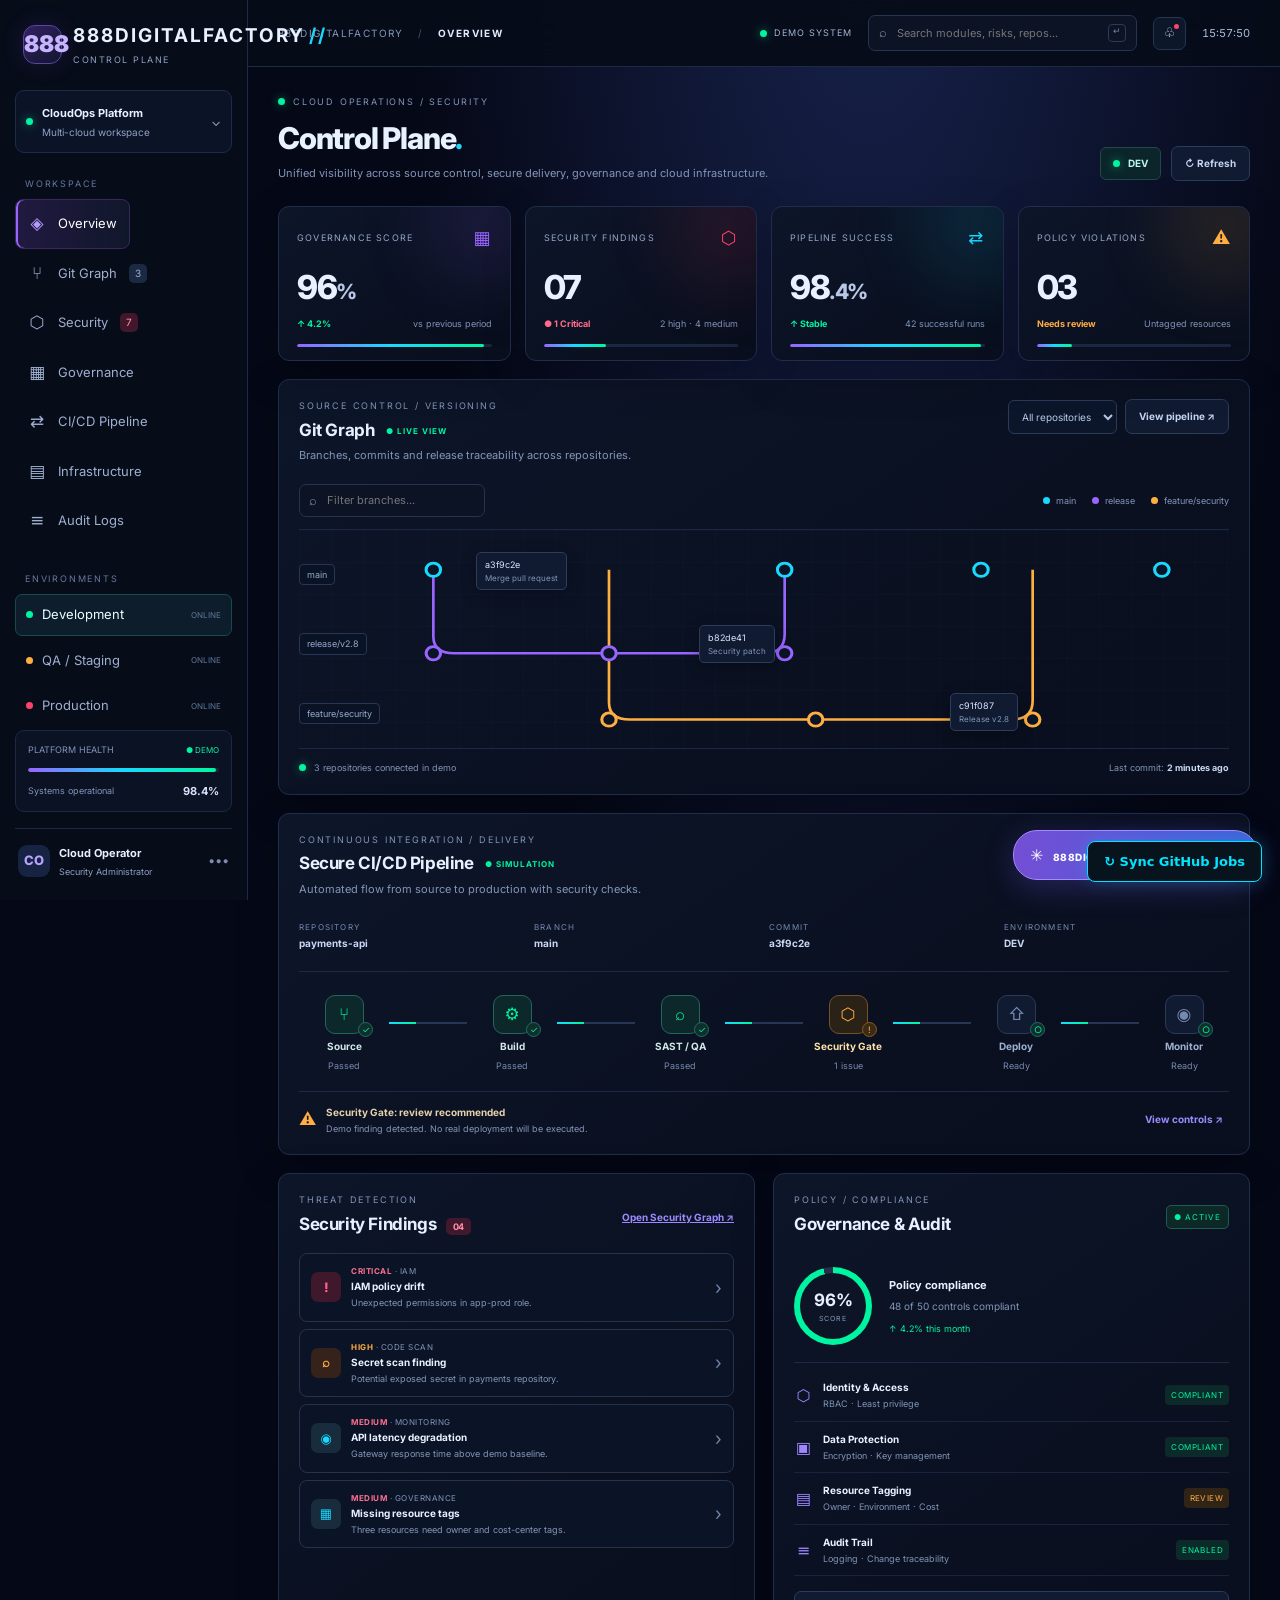
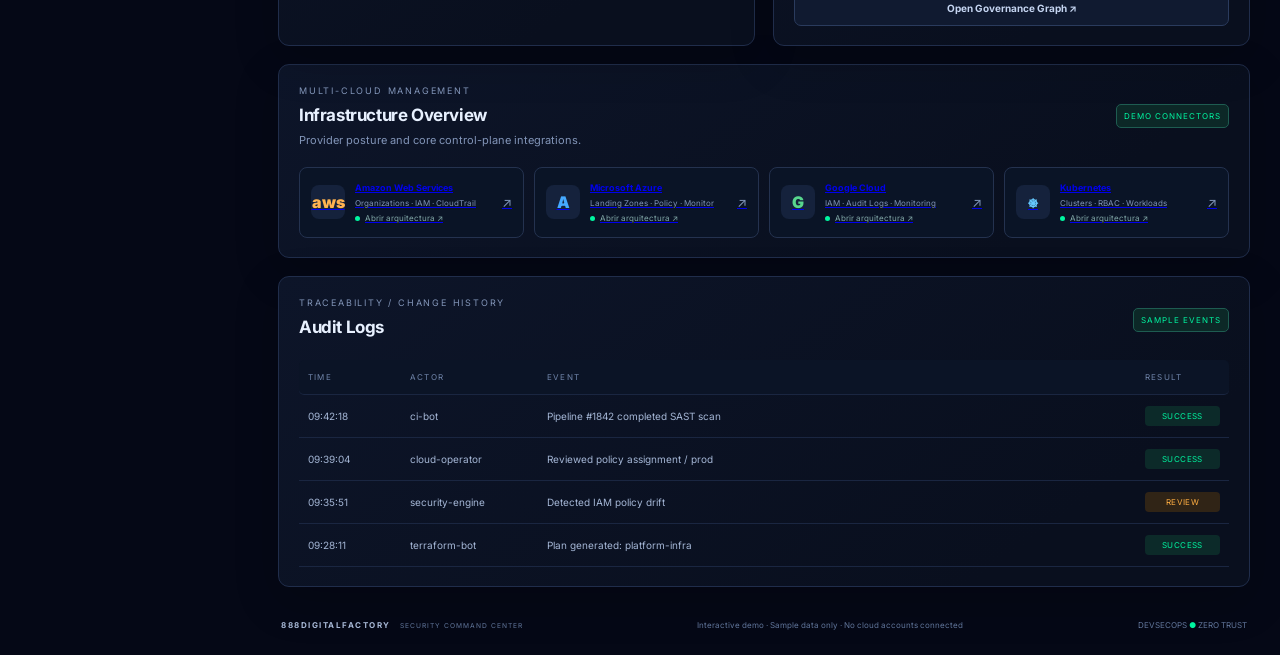
<file: index.html>
<!doctype html>
<html lang="es">
<head>
<meta charset="utf-8"><meta name="viewport" content="width=device-width,initial-scale=1"><meta name="theme-color" content="#050816">
<meta name="description" content="888DIGITALFACTORY CloudOps integrated DevSecOps command center demo"><title>888DIGITALFACTORY // CloudOps Control Plane</title><link rel="stylesheet" href="styles.css">
</head>
<body>
<div class="shell">
<aside class="sidebar">
 <a class="brand" href="#overview"><span class="brand-mark">888</span><span><b>888DIGITALFACTORY<span class="accent">//</span></b><small>CONTROL PLANE</small></span></a>
 <div class="workspace"><span class="pulse-dot"></span><div><b>CloudOps Platform</b><small>Multi-cloud workspace</small></div><span class="chevron">⌄</span></div>
 <p class="nav-label">WORKSPACE</p>
 <nav id="navigation">
  <button class="nav-item active" data-target="overview"><span>◈</span> Overview</button><button class="nav-item" data-target="git"><span>⑂</span> Git Graph <i>3</i></button><button class="nav-item" data-target="security"><span>⬡</span> Security <i class="critical">7</i></button><button class="nav-item" data-target="governance"><span>▦</span> Governance</button><button class="nav-item" data-target="cicd"><span>⇄</span> CI/CD Pipeline</button><button class="nav-item" data-target="infrastructure"><span>▤</span> Infrastructure</button><button class="nav-item" data-target="audit"><span>≡</span> Audit Logs</button>
 </nav>
 <p class="nav-label env-label">ENVIRONMENTS</p>
 <div class="env-list"><button class="env active" data-env="DEV"><span class="env-dot dev"></span> Development <small>ONLINE</small></button><button class="env" data-env="QA"><span class="env-dot qa"></span> QA / Staging <small>ONLINE</small></button><button class="env" data-env="PROD"><span class="env-dot prod"></span> Production <small>ONLINE</small></button></div>
 <div class="sidebar-bottom"><div class="health-box"><div class="health-title"><span>PLATFORM HEALTH</span><span class="live">● DEMO</span></div><div class="progress"><span style="width:98.4%"></span></div><div class="health-foot"><span>Systems operational</span><b>98.4%</b></div></div><div class="operator"><div class="avatar">CO</div><div><b>Cloud Operator</b><small>Security Administrator</small></div><span>•••</span></div></div>
</aside>
<main class="main">
<header class="topbar"><div class="crumb">888DIGITALFACTORY <span>/</span> <b id="crumb">OVERVIEW</b></div><div class="top-actions"><span class="system-status"><i></i> DEMO SYSTEM</span><label class="search"><span>⌕</span><input id="globalSearch" placeholder="Search modules, risks, repos..."><kbd>↵</kbd></label><button class="icon-btn" id="alertsBtn" aria-label="Mostrar alertas">♧<em></em></button><span class="clock" id="clock">--:--:--</span></div></header>
<div class="content">
<section class="page-heading" id="overview"><div><div class="eyebrow"><span class="pulse-dot"></span> CLOUD OPERATIONS / SECURITY</div><h1 id="pageTitle">Control Plane<span class="accent">.</span></h1><p>Unified visibility across source control, secure delivery, governance and cloud infrastructure.</p></div><div class="heading-actions"><span class="env-badge"><i></i><b id="currentEnv">DEV</b></span><button class="btn secondary" id="refreshBtn">↻ Refresh</button></div></section>
<section class="metrics-grid" id="metrics">
 <article class="metric-card purple-card"><div class="metric-top">GOVERNANCE SCORE <span>▦</span></div><div class="metric-value">96<span>%</span></div><div class="metric-bottom"><b class="positive">↑ 4.2%</b><span>vs previous period</span></div><div class="progress"><span style="width:96%"></span></div></article>
 <article class="metric-card red-card"><div class="metric-top">SECURITY FINDINGS <span>⬡</span></div><div class="metric-value">07</div><div class="metric-bottom"><b class="negative">● 1 Critical</b><span>2 high · 4 medium</span></div><div class="progress"><span style="width:32%"></span></div></article>
 <article class="metric-card cyan-card"><div class="metric-top">PIPELINE SUCCESS <span>⇄</span></div><div class="metric-value">98<span>.4%</span></div><div class="metric-bottom"><b class="positive">↑ Stable</b><span>42 successful runs</span></div><div class="progress"><span style="width:98.4%"></span></div></article>
 <article class="metric-card orange-card"><div class="metric-top">POLICY VIOLATIONS <span>⚠</span></div><div class="metric-value">03</div><div class="metric-bottom"><b class="warning">Needs review</b><span>Untagged resources</span></div><div class="progress"><span style="width:18%"></span></div></article>
</section>
<section class="panel git-panel" id="git"><div class="panel-head"><div><div class="kicker">SOURCE CONTROL / VERSIONING</div><h2>Git Graph <span class="live-label">● LIVE VIEW</span></h2><p>Branches, commits and release traceability across repositories.</p></div><div class="panel-actions"><select id="repoFilter"><option value="all">All repositories</option><option value="payments-api">payments-api</option><option value="platform-infra">platform-infra</option><option value="observability">observability</option></select><button class="btn secondary" data-jump="cicd">View pipeline ↗</button></div></div>
 <div class="graph-toolbar"><div class="branch-filter">⌕ <input id="branchFilter" placeholder="Filter branches..."></div><div class="legend"><span><i class="lg-main"></i> main</span><span><i class="lg-release"></i> release</span><span><i class="lg-feature"></i> feature/security</span></div></div>
 <div class="graph-wrap"><div class="branch-names"><span>main</span><span>release/v2.8</span><span>feature/security</span></div><svg class="git-svg" viewBox="0 0 900 230" preserveAspectRatio="none" aria-label="Git commit graph"><defs><linearGradient id="mainGrad"><stop stop-color="#19d9ff"/><stop offset="100%" stop-color="#00f5a0"/></linearGradient></defs><path class="main-branch" d="M35 42 H865"/><path class="release-branch" d="M130 42 V112 Q130 130 150 130 H450 Q470 130 470 110 V42"/><path class="feature-branch" d="M300 42 V182 Q300 200 320 200 H690 Q710 200 710 180 V42"/><g class="nodes-main"><circle cx="130" cy="42" r="7"/><circle cx="250" cy="42" r="7"/><circle cx="470" cy="42" r="7"/><circle cx="660" cy="42" r="7"/><circle cx="835" cy="42" r="7"/></g><g class="nodes-release"><circle cx="130" cy="130" r="7"/><circle cx="300" cy="130" r="7"/><circle cx="470" cy="130" r="7"/></g><g class="nodes-feature"><circle cx="300" cy="200" r="7"/><circle cx="500" cy="200" r="7"/><circle cx="710" cy="200" r="7"/></g></svg><div class="commit-tag tag-a">a3f9c2e <small>Merge pull request</small></div><div class="commit-tag tag-b">b82de41 <small>Security patch</small></div><div class="commit-tag tag-c">c91f087 <small>Release v2.8</small></div></div>
 <div class="graph-footer"><span><i class="pulse-dot"></i> 3 repositories connected in demo</span><span>Last commit: <b>2 minutes ago</b></span></div></section>
<section class="panel pipeline-panel" id="cicd"><div class="panel-head"><div><div class="kicker">CONTINUOUS INTEGRATION / DELIVERY</div><h2>Secure CI/CD Pipeline <span class="live-label">● SIMULATION</span></h2><p>Automated flow from source to production with security checks.</p></div><button class="btn primary" id="runPipeline">▶ Run demo pipeline</button></div>
 <div class="pipeline-meta"><div><small>REPOSITORY</small><b id="pipelineRepo">payments-api</b></div><div><small>BRANCH</small><b>main</b></div><div><small>COMMIT</small><b>a3f9c2e</b></div><div><small>ENVIRONMENT</small><b id="pipelineEnvLabel">DEV</b></div></div>
 <div class="pipeline-flow" id="pipelineFlow"><article class="stage done"><span>⑂</span><b>Source</b><small>Passed</small><i>✓</i></article><div class="connector"><span></span></div><article class="stage done"><span>⚙</span><b>Build</b><small>Passed</small><i>✓</i></article><div class="connector"><span></span></div><article class="stage done"><span>⌕</span><b>SAST / QA</b><small>Passed</small><i>✓</i></article><div class="connector"><span></span></div><article class="stage warn"><span>⬡</span><b>Security Gate</b><small>1 issue</small><i>!</i></article><div class="connector"><span></span></div><article class="stage"><span>⇧</span><b>Deploy</b><small>Ready</small><i>○</i></article><div class="connector"><span></span></div><article class="stage"><span>◉</span><b>Monitor</b><small>Ready</small><i>○</i></article></div>
 <div class="pipeline-bottom"><div class="notice"><span>⚠</span><div><b>Security Gate: review recommended</b><small>Demo finding detected. No real deployment will be executed.</small></div></div><button class="text-btn" data-jump="governance">View controls ↗</button></div></section>
<section class="lower-grid"><section class="panel" id="security"><div class="panel-head compact"><div><div class="kicker">THREAT DETECTION</div><h2>Security Findings <span class="counter">04</span></h2></div><a class="text-btn" href="security.html">Open Security Graph ↗</a></div><div class="warning-list"><button class="warning-card critical-warning" data-detail="IAM policy drift"><span class="warning-icon">!</span><span><small><b>CRITICAL</b> · IAM</small><strong>IAM policy drift</strong><p>Unexpected permissions in app-prod role.</p></span><i>›</i></button><button class="warning-card high-warning" data-detail="Secret scan finding"><span class="warning-icon">⌕</span><span><small><b>HIGH</b> · CODE SCAN</small><strong>Secret scan finding</strong><p>Potential exposed secret in payments repository.</p></span><i>›</i></button><button class="warning-card medium-warning" data-detail="API latency degradation"><span class="warning-icon">◉</span><span><small><b>MEDIUM</b> · MONITORING</small><strong>API latency degradation</strong><p>Gateway response time above demo baseline.</p></span><i>›</i></button><button class="warning-card medium-warning" data-detail="Missing resource tags"><span class="warning-icon">▦</span><span><small><b>MEDIUM</b> · GOVERNANCE</small><strong>Missing resource tags</strong><p>Three resources need owner and cost-center tags.</p></span><i>›</i></button></div></section>
<section class="panel governance-panel" id="governance"><div class="panel-head compact"><div><div class="kicker">POLICY / COMPLIANCE</div><h2>Governance & Audit</h2></div><span class="active-badge">● ACTIVE</span></div><div class="compliance-overview"><div class="score-ring"><div><b>96%</b><small>SCORE</small></div></div><div><b>Policy compliance</b><p>48 of 50 controls compliant</p><span class="positive">↑ 4.2% this month</span></div></div><div class="control-list"><div class="control-row"><span>⬡</span><div><b>Identity & Access</b><small>RBAC · Least privilege</small></div><em class="good">COMPLIANT</em></div><div class="control-row"><span>▣</span><div><b>Data Protection</b><small>Encryption · Key management</small></div><em class="good">COMPLIANT</em></div><div class="control-row"><span>▤</span><div><b>Resource Tagging</b><small>Owner · Environment · Cost</small></div><em class="review">REVIEW</em></div><div class="control-row"><span>≡</span><div><b>Audit Trail</b><small>Logging · Change traceability</small></div><em class="good">ENABLED</em></div></div><a class="btn secondary full" href="governance.html" style="display:block;text-align:center;text-decoration:none">Open Governance Graph ↗</a></section></section>
<section class="panel infrastructure-panel" id="infrastructure"><div class="panel-head compact"><div><div class="kicker">MULTI-CLOUD MANAGEMENT</div><h2>Infrastructure Overview</h2><p>Provider posture and core control-plane integrations.</p></div><span class="demo-label">DEMO CONNECTORS</span></div><div class="provider-grid"><a class="provider" href="infrastructure.html?provider=aws" aria-label="Abrir arquitectura AWS"><span class="provider-logo aws">aws</span><div><b>Amazon Web Services</b><small>Organizations · IAM · CloudTrail</small><em><i></i> Abrir arquitectura ↗</em></div><span>↗</span></a><a class="provider" href="infrastructure.html?provider=azure" aria-label="Abrir arquitectura Azure"><span class="provider-logo azure">A</span><div><b>Microsoft Azure</b><small>Landing Zones · Policy · Monitor</small><em><i></i> Abrir arquitectura ↗</em></div><span>↗</span></a><a class="provider" href="infrastructure.html?provider=gcp" aria-label="Abrir arquitectura Google Cloud"><span class="provider-logo gcp">G</span><div><b>Google Cloud</b><small>IAM · Audit Logs · Monitoring</small><em><i></i> Abrir arquitectura ↗</em></div><span>↗</span></a><a class="provider" href="infrastructure.html?provider=k8s" aria-label="Abrir arquitectura Kubernetes"><span class="provider-logo k8s">⎈</span><div><b>Kubernetes</b><small>Clusters · RBAC · Workloads</small><em><i></i> Abrir arquitectura ↗</em></div><span>↗</span></a></div></section>
<section class="panel audit-panel" id="audit"><div class="panel-head compact"><div><div class="kicker">TRACEABILITY / CHANGE HISTORY</div><h2>Audit Logs</h2></div><span class="demo-label">SAMPLE EVENTS</span></div><div class="audit-table"><div class="audit-row audit-head"><span>TIME</span><span>ACTOR</span><span>EVENT</span><span>RESULT</span></div><div class="audit-row"><span>09:42:18</span><span>ci-bot</span><span>Pipeline #1842 completed SAST scan</span><em class="good">SUCCESS</em></div><div class="audit-row"><span>09:39:04</span><span>cloud-operator</span><span>Reviewed policy assignment / prod</span><em class="good">SUCCESS</em></div><div class="audit-row"><span>09:35:51</span><span>security-engine</span><span>Detected IAM policy drift</span><em class="review">REVIEW</em></div><div class="audit-row"><span>09:28:11</span><span>terraform-bot</span><span>Plan generated: platform-infra</span><em class="good">SUCCESS</em></div></div></section>
<footer class="footer"><span><b>888DIGITALFACTORY</b> <small>SECURITY COMMAND CENTER</small></span><span>Interactive demo · Sample data only · No cloud accounts connected</span><span>DEVSECOPS <i>●</i> ZERO TRUST</span></footer>
</div></main></div>
<dialog id="detailDialog" class="modal"><div class="modal-head"><div><div class="kicker">888DIGITALFACTORY / COMPONENT DETAILS</div><h2 id="dialogTitle">Details</h2></div><button class="icon-btn" id="closeDialog">✕</button></div><div id="dialogContent" class="modal-content"></div></dialog>
<button class="ai-launcher" id="aiOpen"><span>✳</span> 888DIGITALFACTORY ASSISTANT</button><dialog id="aiDialog" class="modal ai-dialog"><div class="modal-head"><div><div class="kicker">INTELLIGENCE / DEMO MODE</div><h2>888DIGITALFACTORY Assistant <span class="accent">✳</span></h2></div><button class="icon-btn" id="closeAi">✕</button></div><div class="ai-intro"><span>✳</span><div><b>CloudOps AI</b><p>Asistente local para interpretar los datos simulados del panel.</p></div></div><div id="chatLog" class="chat-log"><div class="chat-bubble bot">Hola. Pregúntame por seguridad, CI/CD, gobernanza o infraestructura.</div></div><form id="chatForm" class="chat-form"><input id="chatInput" placeholder="Ej.: ¿Qué riesgos son críticos?" required><button class="btn primary">Enviar ↗</button></form><p class="disclaimer">Respuestas predefinidas · No se conecta a una IA externa.</p></dialog><div class="toast-region" id="toastRegion" aria-live="polite"></div><script src="app.js"></script>
<script src="github-actions-sync.js"></script>
</body></html>
</file>
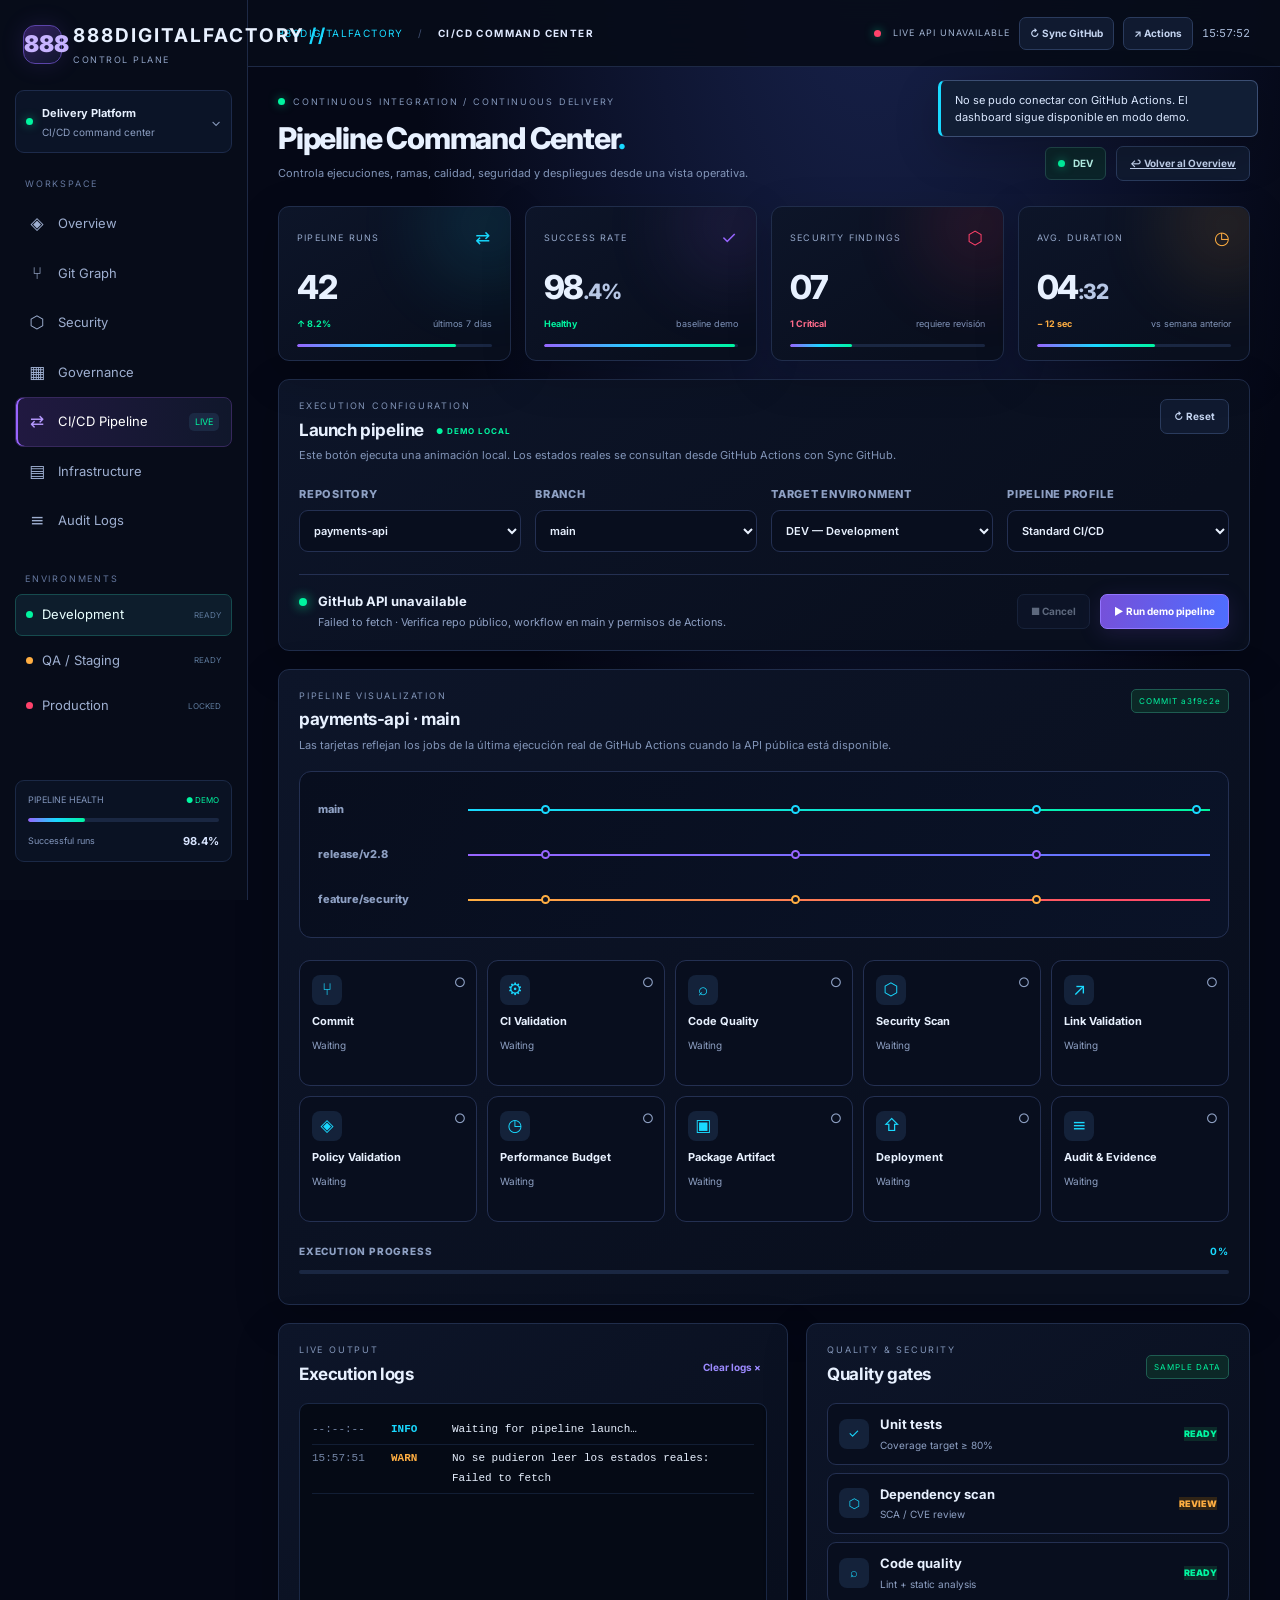
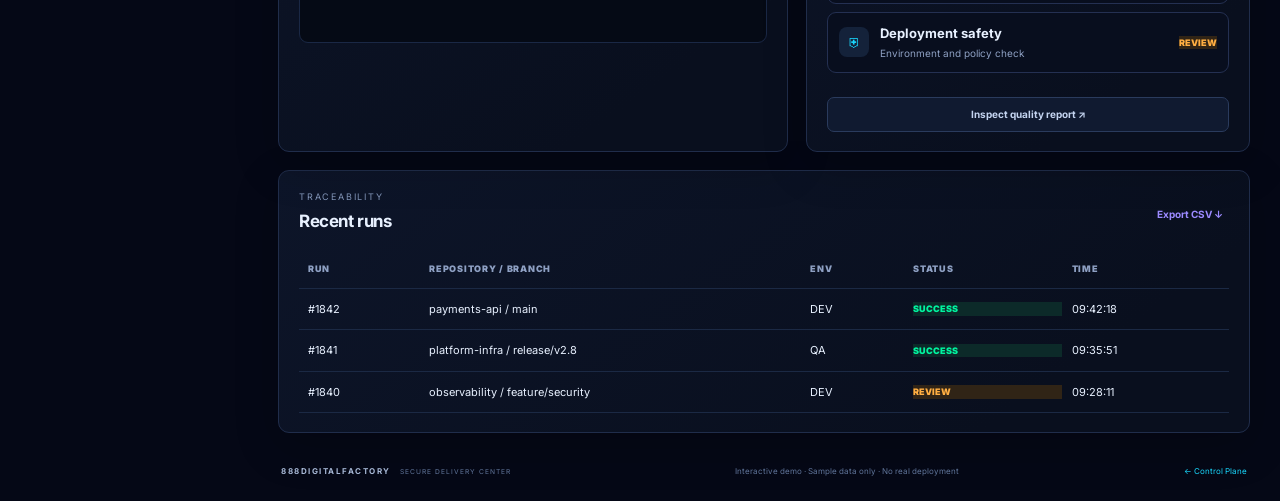
<file: cicd.html>
<!doctype html>
<html lang="es"><head><meta charset="utf-8"><meta name="viewport" content="width=device-width,initial-scale=1"><meta name="theme-color" content="#050816"><title>888DIGITALFACTORY // CI/CD Command Center</title><link rel="stylesheet" href="styles.css"><link rel="stylesheet" href="cicd.css"></head>
<body class="cicd-page"><div class="shell">
<aside class="sidebar"><a class="brand" href="index.html"><span class="brand-mark">888</span><span><b>888DIGITALFACTORY<span class="accent">//</span></b><small>CONTROL PLANE</small></span></a><div class="workspace"><span class="pulse-dot"></span><div><b>Delivery Platform</b><small>CI/CD command center</small></div><span class="chevron">⌄</span></div><p class="nav-label">WORKSPACE</p><nav><a class="nav-item" href="index.html"><span>◈</span> Overview</a><a class="nav-item" href="index.html#git"><span>⑂</span> Git Graph</a><a class="nav-item" href="index.html#security"><span>⬡</span> Security</a><a class="nav-item" href="index.html#governance"><span>▦</span> Governance</a><a class="nav-item active" href="cicd.html"><span>⇄</span> CI/CD Pipeline <i>LIVE</i></a><a class="nav-item" href="index.html#infrastructure"><span>▤</span> Infrastructure</a><a class="nav-item" href="index.html#audit"><span>≡</span> Audit Logs</a></nav><p class="nav-label env-label">ENVIRONMENTS</p><div class="env-list"><button class="env active" data-env="DEV"><span class="env-dot dev"></span> Development <small>READY</small></button><button class="env" data-env="QA"><span class="env-dot qa"></span> QA / Staging <small>READY</small></button><button class="env" data-env="PROD"><span class="env-dot prod"></span> Production <small>LOCKED</small></button></div><div class="sidebar-bottom"><div class="health-box"><div class="health-title"><span>PIPELINE HEALTH</span><span class="live">● DEMO</span></div><div class="progress"><span id="healthBar" style="width:98%"></span></div><div class="health-foot"><span>Successful runs</span><b id="healthValue">98.4%</b></div></div></div></aside>
<main class="main"><header class="topbar"><div class="crumb"><a href="index.html">888DIGITALFACTORY</a> <span>/</span> <b>CI/CD COMMAND CENTER</b></div><div class="top-actions"><span class="system-status" id="connectionStatus"><i></i> CONNECTING TO GITHUB…</span><button class="btn secondary sync-btn" id="syncActions" type="button">↻ Sync GitHub</button><a class="btn secondary actions-link" href="https://github.com/rodrodbeat-stack/Cloudops/actions" target="_blank" rel="noopener">↗ Actions</a><span class="clock" id="clock">--:--:--</span></div></header><div class="content">
<section class="page-heading"><div><div class="eyebrow"><span class="pulse-dot"></span> CONTINUOUS INTEGRATION / CONTINUOUS DELIVERY</div><h1>Pipeline Command Center<span class="accent">.</span></h1><p>Controla ejecuciones, ramas, calidad, seguridad y despliegues desde una vista operativa.</p></div><div class="heading-actions"><span class="env-badge"><i></i><b id="activeEnv">DEV</b></span><a class="btn secondary" href="index.html">↩ Volver al Overview</a></div></section>
<section class="metrics-grid cicd-metrics"><article class="metric-card cyan-card" data-card="runs"><div class="metric-top">PIPELINE RUNS <span>⇄</span></div><div class="metric-value" id="runCount">42</div><div class="metric-bottom"><b class="positive">↑ 8.2%</b><span>últimos 7 días</span></div><div class="progress"><span style="width:82%"></span></div></article><article class="metric-card purple-card" data-card="success"><div class="metric-top">SUCCESS RATE <span>✓</span></div><div class="metric-value" id="successRate">98<span>.4%</span></div><div class="metric-bottom"><b class="positive">Healthy</b><span>baseline demo</span></div><div class="progress"><span style="width:98.4%"></span></div></article><article class="metric-card red-card" data-card="security"><div class="metric-top">SECURITY FINDINGS <span>⬡</span></div><div class="metric-value">07</div><div class="metric-bottom"><b class="negative">1 Critical</b><span>requiere revisión</span></div><div class="progress"><span style="width:32%"></span></div></article><article class="metric-card orange-card" data-card="duration"><div class="metric-top">AVG. DURATION <span>◷</span></div><div class="metric-value">04<span>:32</span></div><div class="metric-bottom"><b class="warning">− 12 sec</b><span>vs semana anterior</span></div><div class="progress"><span style="width:61%"></span></div></article></section>
<section class="panel cicd-config"><div class="panel-head"><div><div class="kicker">EXECUTION CONFIGURATION</div><h2>Launch pipeline <span class="live-label">● DEMO LOCAL</span></h2><p>Este botón ejecuta una animación local. Los estados reales se consultan desde GitHub Actions con Sync GitHub.</p></div><button class="btn secondary" id="resetPipeline">↻ Reset</button></div><div class="config-grid"><label>Repository<select id="repoSelect"><option>payments-api</option><option>platform-infra</option><option>observability</option><option>customer-portal</option></select></label><label>Branch<select id="branchSelect"><option>main</option><option>release/v2.8</option><option>feature/security</option><option>feature/performance</option></select></label><label>Target environment<select id="envSelect"><option value="DEV">DEV — Development</option><option value="QA">QA — Quality Assurance</option><option value="STAGING">STAGING — Pre-production</option><option value="PROD">PROD — Production (demo)</option></select></label><label>Pipeline profile<select id="profileSelect"><option value="standard">Standard CI/CD</option><option value="secure">DevSecOps strict</option><option value="infra">Infrastructure as Code</option></select></label></div><div class="launch-row"><div><span class="status-led"></span><b id="runStatus">Ready to launch</b><small id="runDescription">No pipeline execution in progress.</small></div><div class="launch-actions"><button class="btn secondary" id="cancelRun" disabled>■ Cancel</button><button class="btn primary" id="launchRun">▶ Run demo pipeline</button></div></div></section>
<section class="panel"><div class="panel-head"><div><div class="kicker">PIPELINE VISUALIZATION</div><h2 id="flowTitle">payments-api · main</h2><p>Las tarjetas reflejan los jobs de la última ejecución real de GitHub Actions cuando la API pública está disponible.</p></div><span class="demo-label" id="commitLabel">COMMIT a3f9c2e</span></div><div class="cicd-branch-map" id="branchMap"><div class="branch-track main-track"><span class="track-name">main</span><div class="track-line"></div><i class="track-node n1"></i><i class="track-node n2"></i><i class="track-node n3"></i><i class="track-node n4"></i><span class="runner runner-main" id="branchRunner"></span></div><div class="branch-track release-track"><span class="track-name">release/v2.8</span><div class="track-line"></div><i class="track-node n1"></i><i class="track-node n2"></i><i class="track-node n3"></i></div><div class="branch-track feature-track"><span class="track-name">feature/security</span><div class="track-line"></div><i class="track-node n1"></i><i class="track-node n2"></i><i class="track-node n3"></i></div></div><div class="stage-grid" id="stageGrid"><button class="stage-card" data-stage="0"><span class="stage-icon">⑂</span><b>Commit</b><small>Waiting</small><em>○</em></button><button class="stage-card" data-stage="1"><span class="stage-icon">⚙</span><b>CI Validation</b><small>Waiting</small><em>○</em></button><button class="stage-card" data-stage="2"><span class="stage-icon">⌕</span><b>Code Quality</b><small>Waiting</small><em>○</em></button><button class="stage-card" data-stage="3"><span class="stage-icon">⬡</span><b>Security Scan</b><small>Waiting</small><em>○</em></button><button class="stage-card" data-stage="4"><span class="stage-icon">↗</span><b>Link Validation</b><small>Waiting</small><em>○</em></button><button class="stage-card" data-stage="5"><span class="stage-icon">◈</span><b>Policy Validation</b><small>Waiting</small><em>○</em></button><button class="stage-card" data-stage="6"><span class="stage-icon">◷</span><b>Performance Budget</b><small>Waiting</small><em>○</em></button><button class="stage-card" data-stage="7"><span class="stage-icon">▣</span><b>Package Artifact</b><small>Waiting</small><em>○</em></button><button class="stage-card" data-stage="8"><span class="stage-icon">⇧</span><b>Deployment</b><small>Waiting</small><em>○</em></button><button class="stage-card" data-stage="9"><span class="stage-icon">≡</span><b>Audit & Evidence</b><small>Waiting</small><em>○</em></button></div><div class="execution-progress"><div><span>EXECUTION PROGRESS</span><b id="progressLabel">0%</b></div><div class="progress"><span id="executionBar" style="width:0%"></span></div></div></section>
<section class="cicd-lower"><section class="panel"><div class="panel-head compact"><div><div class="kicker">LIVE OUTPUT</div><h2>Execution logs</h2></div><button class="text-btn" id="clearLogs">Clear logs ×</button></div><div class="log-console" id="logConsole" aria-live="polite"><div><time>--:--:--</time><b class="log-info">INFO</b><span>Waiting for pipeline launch…</span></div></div></section><section class="panel"><div class="panel-head compact"><div><div class="kicker">QUALITY & SECURITY</div><h2>Quality gates</h2></div><span class="demo-label">SAMPLE DATA</span></div><div class="quality-list"><button class="quality-row" data-quality="Unit tests"><span class="quality-symbol">✓</span><span><b>Unit tests</b><small>Coverage target ≥ 80%</small></span><em class="good">READY</em></button><button class="quality-row" data-quality="Dependency scan"><span class="quality-symbol">⬡</span><span><b>Dependency scan</b><small>SCA / CVE review</small></span><em class="review">REVIEW</em></button><button class="quality-row" data-quality="Code quality"><span class="quality-symbol">⌕</span><span><b>Code quality</b><small>Lint + static analysis</small></span><em class="good">READY</em></button><button class="quality-row" data-quality="Deployment safety"><span class="quality-symbol">⛨</span><span><b>Deployment safety</b><small>Environment and policy check</small></span><em class="review">REVIEW</em></button></div><button class="btn secondary full" id="showQuality">Inspect quality report ↗</button></section></section>
<section class="panel history-panel"><div class="panel-head compact"><div><div class="kicker">TRACEABILITY</div><h2>Recent runs</h2></div><button class="text-btn" id="exportRuns">Export CSV ↓</button></div><div class="run-table" id="runTable"><div class="run-row run-head"><span>RUN</span><span>REPOSITORY / BRANCH</span><span>ENV</span><span>STATUS</span><span>TIME</span></div><div class="run-row"><span>#1842</span><span>payments-api / main</span><span>DEV</span><em class="good">SUCCESS</em><span>09:42:18</span></div><div class="run-row"><span>#1841</span><span>platform-infra / release/v2.8</span><span>QA</span><em class="good">SUCCESS</em><span>09:35:51</span></div><div class="run-row"><span>#1840</span><span>observability / feature/security</span><span>DEV</span><em class="review">REVIEW</em><span>09:28:11</span></div></div></section><footer class="footer"><span><b>888DIGITALFACTORY</b> <small>SECURE DELIVERY CENTER</small></span><span>Interactive demo · Sample data only · No real deployment</span><span><a href="index.html">← Control Plane</a></span></footer></div></main></div><dialog id="stageDialog" class="modal"><div class="modal-head"><div><div class="kicker">PIPELINE / STAGE DETAILS</div><h2 id="stageDialogTitle">Stage details</h2></div><button class="icon-btn" id="closeStageDialog">✕</button></div><div class="modal-content" id="stageDialogBody"></div></dialog><div class="toast-region" id="toastRegion" aria-live="polite"></div><script src="cicd.js"></script></body></html>
</file>
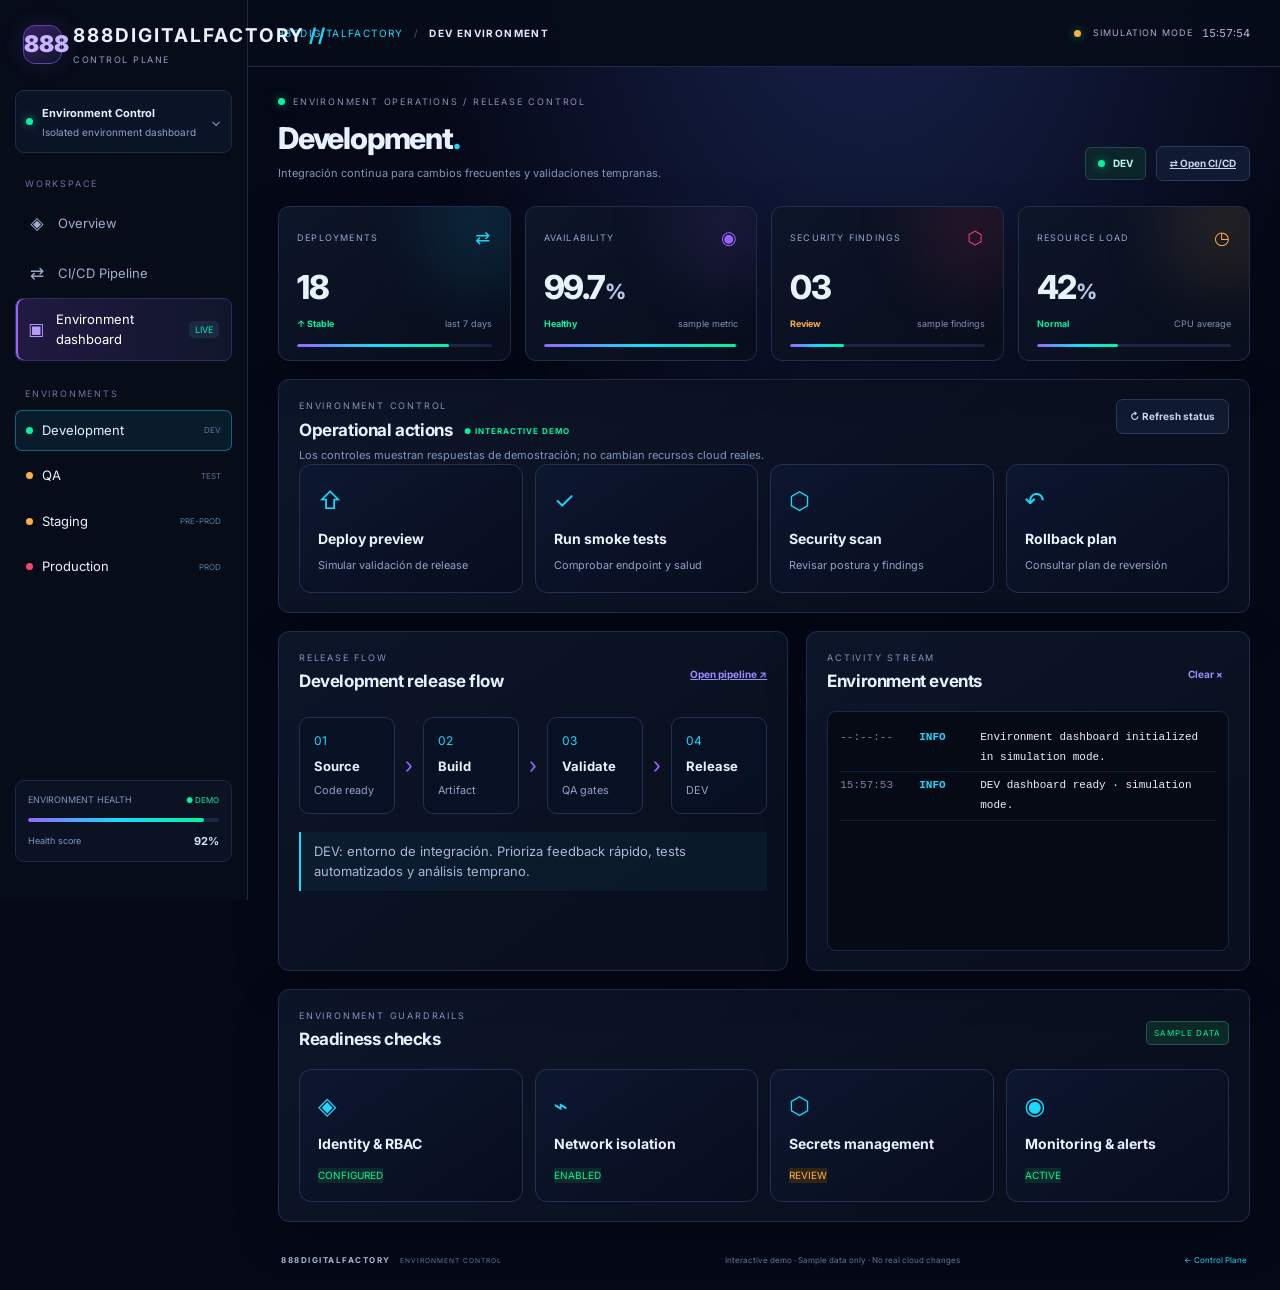
<file: environment.html>
<!doctype html>
<html lang="es"><head><meta charset="utf-8"><meta name="viewport" content="width=device-width,initial-scale=1"><meta name="theme-color" content="#050816"><title>888DIGITALFACTORY // Environment Control</title><link rel="stylesheet" href="styles.css"><link rel="stylesheet" href="cicd.css"><link rel="stylesheet" href="environment.css"></head>
<body class="cicd-page env-dashboard"><div class="shell"><aside class="sidebar"><a class="brand" href="index.html"><span class="brand-mark">888</span><span><b>888DIGITALFACTORY<span class="accent">//</span></b><small>CONTROL PLANE</small></span></a><div class="workspace"><span class="pulse-dot"></span><div><b>Environment Control</b><small>Isolated environment dashboard</small></div><span class="chevron">⌄</span></div><p class="nav-label">WORKSPACE</p><nav><a class="nav-item" href="index.html"><span>◈</span> Overview</a><a class="nav-item" href="cicd.html"><span>⇄</span> CI/CD Pipeline</a><a class="nav-item active" href="environment.html"><span>▣</span> Environment dashboard <i>LIVE</i></a></nav><p class="nav-label env-label">ENVIRONMENTS</p><div class="env-list"><a class="env" data-route-env="DEV" href="environment.html?env=DEV"><span class="env-dot dev"></span> Development <small>DEV</small></a><a class="env" data-route-env="QA" href="environment.html?env=QA"><span class="env-dot qa"></span> QA <small>TEST</small></a><a class="env" data-route-env="STAGING" href="environment.html?env=STAGING"><span class="env-dot qa"></span> Staging <small>PRE-PROD</small></a><a class="env" data-route-env="PROD" href="environment.html?env=PROD"><span class="env-dot prod"></span> Production <small>PROD</small></a></div><div class="sidebar-bottom"><div class="health-box"><div class="health-title"><span>ENVIRONMENT HEALTH</span><span class="live">● DEMO</span></div><div class="progress"><span id="healthBar" style="width:92%"></span></div><div class="health-foot"><span>Health score</span><b id="healthValue">92%</b></div></div></div></aside>
<main class="main"><header class="topbar"><div class="crumb"><a href="index.html">888DIGITALFACTORY</a><span>/</span><b id="crumbEnv">ENVIRONMENT</b></div><div class="top-actions"><span class="system-status"><i></i> SIMULATION MODE</span><span class="clock" id="clock">--:--:--</span></div></header><div class="content"><section class="page-heading"><div><div class="eyebrow"><span class="pulse-dot"></span> ENVIRONMENT OPERATIONS / RELEASE CONTROL</div><h1 id="envTitle">Development<span class="accent">.</span></h1><p id="envSubtitle">Panel dedicado para revisar despliegues, salud y controles del entorno.</p></div><div class="heading-actions"><span class="env-badge"><i></i><b id="activeEnv">DEV</b></span><a class="btn secondary" href="cicd.html">⇄ Open CI/CD</a></div></section>
<section class="metrics-grid cicd-metrics"><article class="metric-card cyan-card clickable" data-info="Deployments"><div class="metric-top">DEPLOYMENTS <span>⇄</span></div><div class="metric-value" id="deployments">18</div><div class="metric-bottom"><b class="positive">↑ Stable</b><span>last 7 days</span></div><div class="progress"><span style="width:78%"></span></div></article><article class="metric-card purple-card clickable" data-info="Availability"><div class="metric-top">AVAILABILITY <span>◉</span></div><div class="metric-value" id="availability">99.7<span>%</span></div><div class="metric-bottom"><b class="positive">Healthy</b><span>sample metric</span></div><div class="progress"><span style="width:99%"></span></div></article><article class="metric-card red-card clickable" data-info="Security posture"><div class="metric-top">SECURITY FINDINGS <span>⬡</span></div><div class="metric-value" id="findings">03</div><div class="metric-bottom"><b class="warning" id="findingStatus">Review</b><span>sample findings</span></div><div class="progress"><span style="width:28%"></span></div></article><article class="metric-card orange-card clickable" data-info="Resource utilization"><div class="metric-top">RESOURCE LOAD <span>◷</span></div><div class="metric-value" id="load">42<span>%</span></div><div class="metric-bottom"><b class="positive">Normal</b><span>CPU average</span></div><div class="progress"><span style="width:42%"></span></div></article></section>
<section class="panel"><div class="panel-head"><div><div class="kicker">ENVIRONMENT CONTROL</div><h2>Operational actions <span class="live-label">● INTERACTIVE DEMO</span></h2><p>Los controles muestran respuestas de demostración; no cambian recursos cloud reales.</p></div><button class="btn secondary" id="refreshEnv">↻ Refresh status</button></div><div class="env-actions"><button class="env-action" data-action="Deploy preview"><span>⇧</span><b>Deploy preview</b><small>Simular validación de release</small></button><button class="env-action" data-action="Run smoke tests"><span>✓</span><b>Run smoke tests</b><small>Comprobar endpoint y salud</small></button><button class="env-action" data-action="Security scan"><span>⬡</span><b>Security scan</b><small>Revisar postura y findings</small></button><button class="env-action" data-action="Rollback plan"><span>↶</span><b>Rollback plan</b><small>Consultar plan de reversión</small></button></div></section>
<section class="cicd-lower"><section class="panel"><div class="panel-head compact"><div><div class="kicker">RELEASE FLOW</div><h2 id="flowHeader">Release lifecycle</h2></div><a class="text-btn" href="cicd.html">Open pipeline ↗</a></div><div class="env-release-flow"><div class="release-step"><i>01</i><b>Source</b><small>Code ready</small></div><span>›</span><div class="release-step"><i>02</i><b>Build</b><small>Artifact</small></div><span>›</span><div class="release-step"><i>03</i><b>Validate</b><small>QA gates</small></div><span>›</span><div class="release-step"><i>04</i><b>Release</b><small id="releaseTarget">DEV</small></div></div><div class="env-note" id="envNote">Development: entorno de integración para cambios frecuentes.</div></section><section class="panel"><div class="panel-head compact"><div><div class="kicker">ACTIVITY STREAM</div><h2>Environment events</h2></div><button class="text-btn" id="clearEvents">Clear ×</button></div><div class="log-console" id="eventLog" aria-live="polite"><div><time>--:--:--</time><b class="log-info">INFO</b><span>Environment dashboard initialized in simulation mode.</span></div></div></section></section>
<section class="panel"><div class="panel-head compact"><div><div class="kicker">ENVIRONMENT GUARDRAILS</div><h2>Readiness checks</h2></div><span class="demo-label">SAMPLE DATA</span></div><div class="readiness-grid"><button class="readiness-item" data-check="Identity & RBAC"><span>◈</span><b>Identity & RBAC</b><em class="good">CONFIGURED</em></button><button class="readiness-item" data-check="Network isolation"><span>⌁</span><b>Network isolation</b><em class="good">ENABLED</em></button><button class="readiness-item" data-check="Secrets management"><span>⬡</span><b>Secrets management</b><em class="review">REVIEW</em></button><button class="readiness-item" data-check="Monitoring & alerts"><span>◉</span><b>Monitoring & alerts</b><em class="good">ACTIVE</em></button></div></section><footer class="footer"><span><b>888DIGITALFACTORY</b> <small>ENVIRONMENT CONTROL</small></span><span>Interactive demo · Sample data only · No real cloud changes</span><span><a href="index.html">← Control Plane</a></span></footer></div></main></div><div class="toast-region" id="toastRegion" aria-live="polite"></div><script src="environment.js"></script></body></html>
</file>
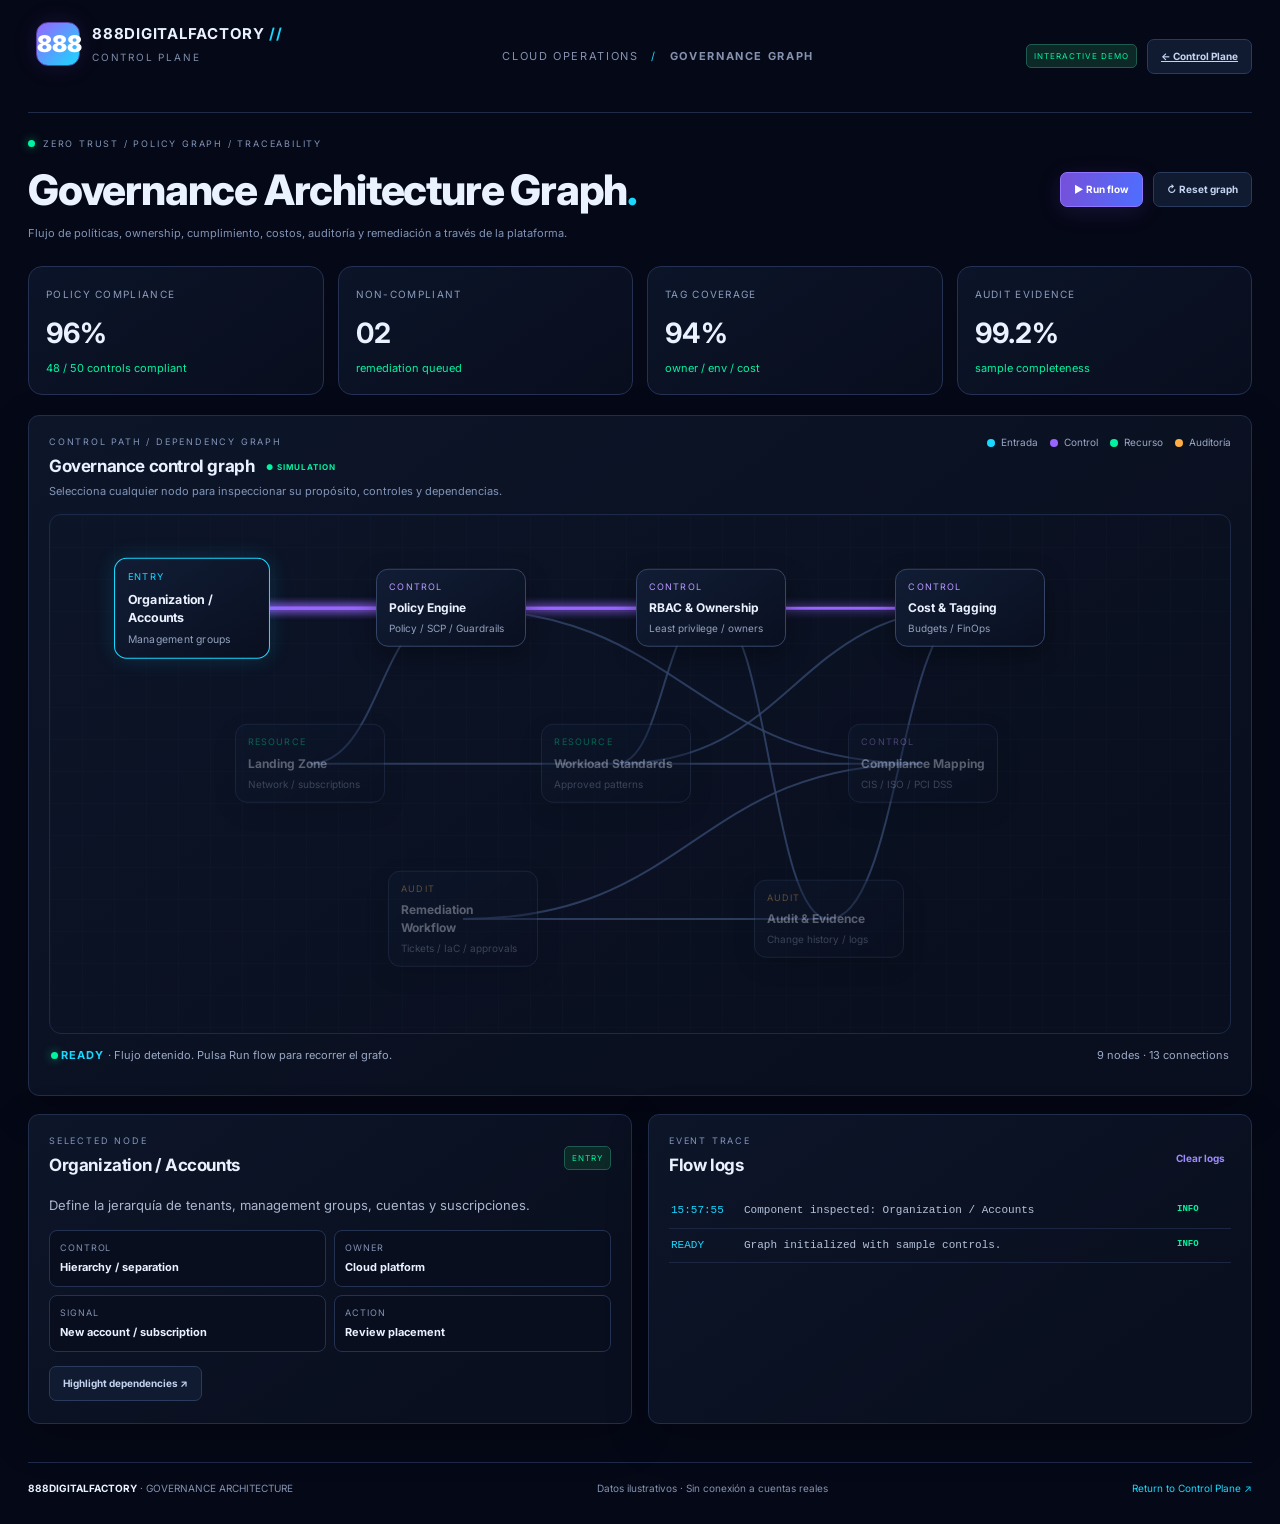
<file: governance.html>
<!doctype html>
<html lang="es"><head><meta charset="utf-8"><meta name="viewport" content="width=device-width,initial-scale=1"><meta name="theme-color" content="#050816"><title>888DIGITALFACTORY // Governance Architecture Graph</title><link rel="stylesheet" href="styles.css"><link rel="stylesheet" href="sg-graph.css"></head>
<body class="sg-page" data-mode="governance"><div class="sg-shell"><header class="sg-top"><a class="brand" href="index.html"><span class="brand-mark">888</span><span><b>888DIGITALFACTORY<span class="accent">//</span></b><small>CONTROL PLANE</small></span></a><div class="sg-crumb">CLOUD OPERATIONS <span>/</span> <b>GOVERNANCE GRAPH</b></div><div class="sg-top-actions"><span class="demo-label">INTERACTIVE DEMO</span><a class="btn secondary" href="index.html#governance">← Control Plane</a></div></header>
<main class="sg-content"><section class="page-heading sg-heading"><div><div class="eyebrow"><span class="pulse-dot"></span> ZERO TRUST / POLICY GRAPH / TRACEABILITY</div><h1 id="sgTitle">Governance Architecture Graph<span class="accent">.</span></h1><p>Flujo de políticas, ownership, cumplimiento, costos, auditoría y remediación a través de la plataforma.</p></div><div class="heading-actions"><button class="btn primary" id="runSgFlow">▶ Run flow</button><button class="btn secondary" id="resetSgFlow">↻ Reset graph</button></div></section>
<section class="sg-metrics" id="sgMetrics"></section>
<section class="panel sg-graph-panel"><div class="panel-head"><div><div class="kicker">CONTROL PATH / DEPENDENCY GRAPH</div><h2 id="sgGraphHeading">Governance control graph <span class="live-label">● SIMULATION</span></h2><p>Selecciona cualquier nodo para inspeccionar su propósito, controles y dependencias.</p></div><div class="sg-legend"><span><i class="legend-entry"></i> Entrada</span><span><i class="legend-control"></i> Control</span><span><i class="legend-resource"></i> Recurso</span><span><i class="legend-audit"></i> Auditoría</span></div></div>
<div class="sg-canvas" id="sgCanvas"><svg id="sgEdges" viewBox="0 0 1000 540" preserveAspectRatio="none" aria-label="Grafo de arquitectura y controles"></svg><div id="sgNodes"></div><div id="sgParticles" aria-hidden="true"></div></div><div class="sg-status"><span><i class="pulse-dot"></i> <b id="sgState">READY</b> · <span id="sgMessage">Flujo detenido. Pulsa Run flow para recorrer el grafo.</span></span><span id="sgNodeCount">0 nodes</span></div></section>
<section class="sg-lower"><article class="panel"><div class="panel-head compact"><div><div class="kicker">SELECTED NODE</div><h2 id="sgDetailTitle">Inspección de componente</h2></div><span class="active-badge" id="sgDetailBadge">SELECT NODE</span></div><p id="sgDetailText" class="sg-detail-copy">Selecciona un nodo del grafo para ver su responsabilidad.</p><div id="sgFacts" class="sg-facts"></div><button class="btn secondary" id="sgFocus">Highlight dependencies ↗</button></article><article class="panel"><div class="panel-head compact"><div><div class="kicker">EVENT TRACE</div><h2>Flow logs</h2></div><button class="text-btn" id="sgClearLogs">Clear logs</button></div><div id="sgLogs" class="sg-logs"><div class="sg-log"><time>READY</time><span>Graph initialized with sample controls.</span><b>INFO</b></div></div></article></section>
<div class="sg-footer"><span><b>888DIGITALFACTORY</b> · GOVERNANCE ARCHITECTURE</span><span>Datos ilustrativos · Sin conexión a cuentas reales</span><a href="index.html">Return to Control Plane ↗</a></div></main></div><script src="sg-graph.js"></script></body></html>
</file>
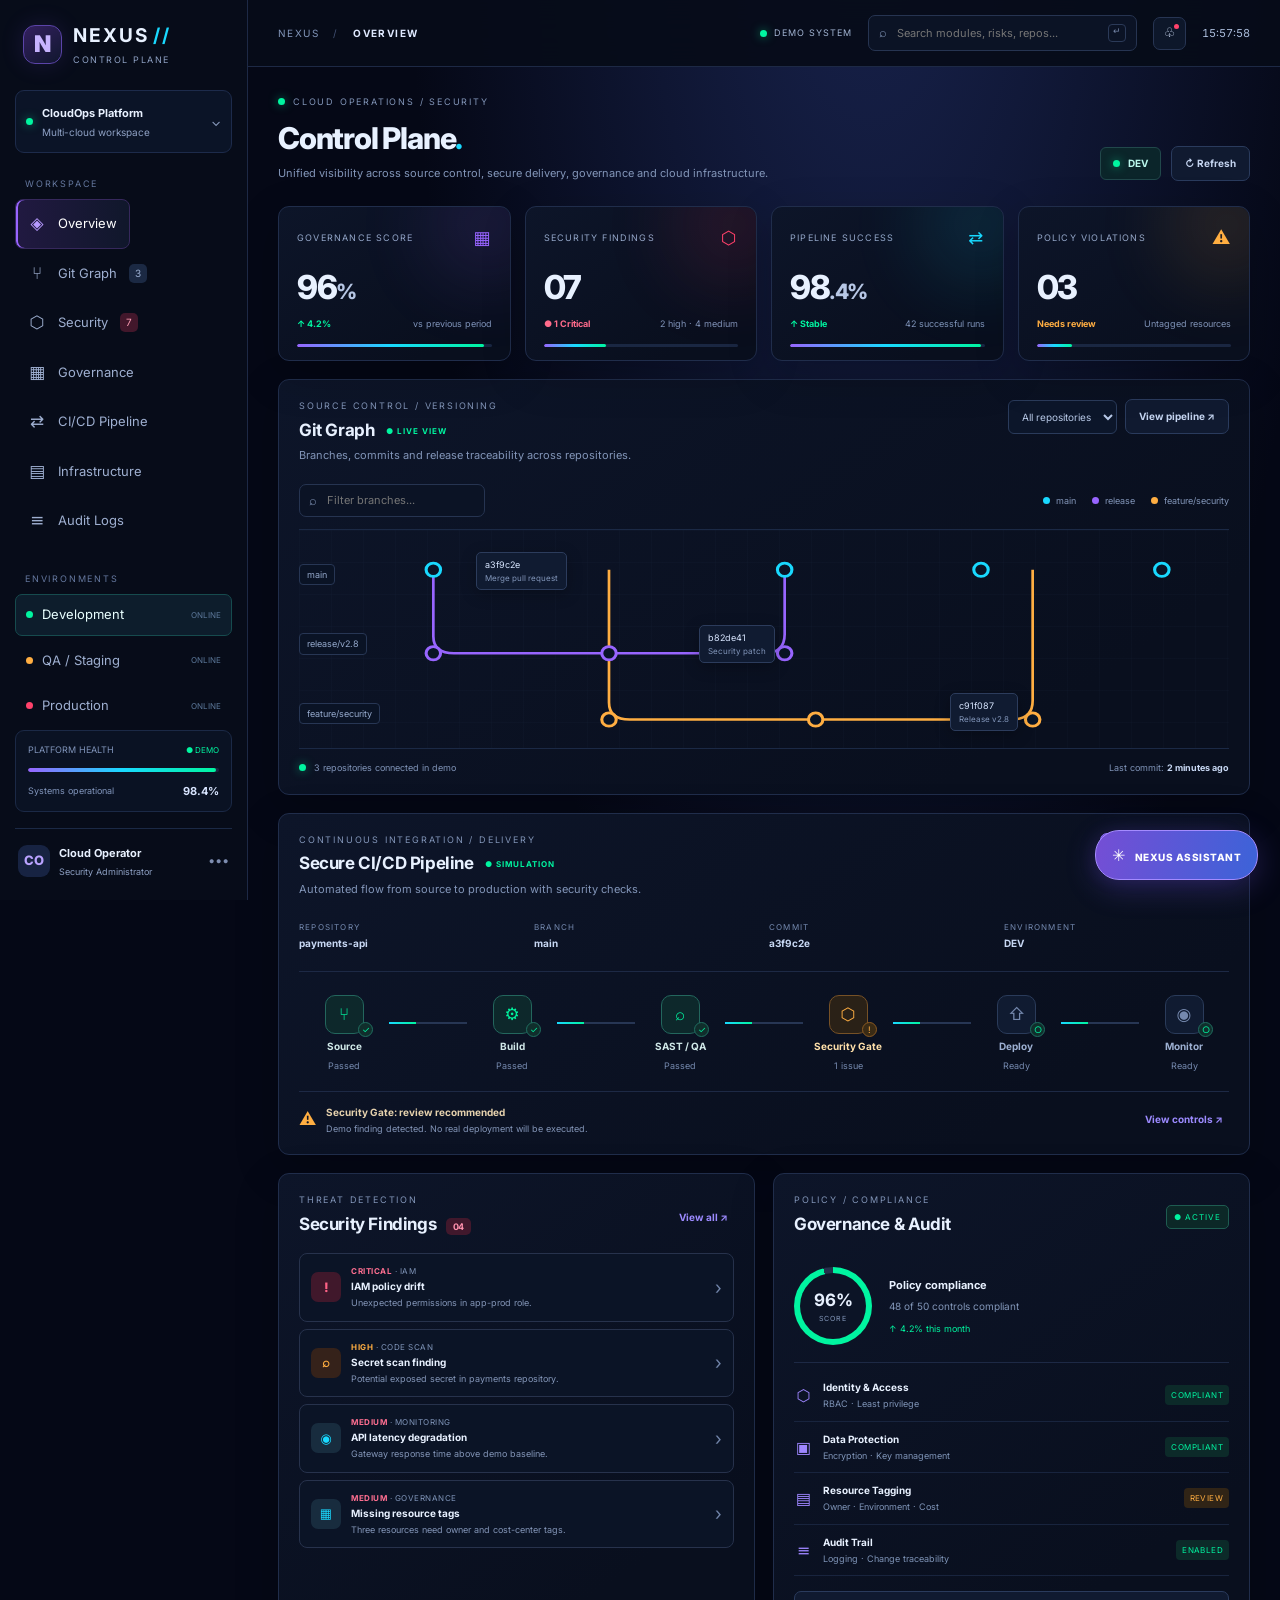
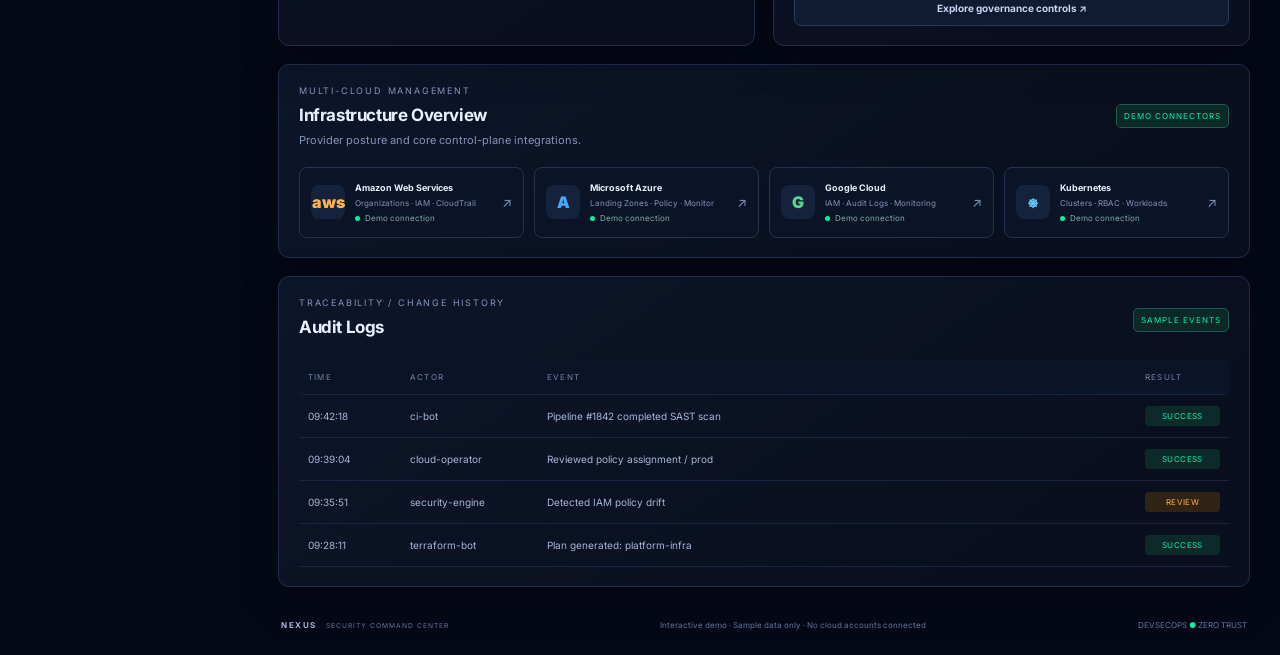
<file: index-1.html>
<!doctype html>
<html lang="es">
<head>
<meta charset="utf-8"><meta name="viewport" content="width=device-width,initial-scale=1"><meta name="theme-color" content="#050816">
<meta name="description" content="NEXUS CloudOps integrated DevSecOps command center demo"><title>NEXUS // CloudOps Control Plane</title><link rel="stylesheet" href="styles.css">
</head>
<body>
<div class="shell">
<aside class="sidebar">
 <a class="brand" href="#overview"><span class="brand-mark">N</span><span><b>NEXUS<span class="accent">//</span></b><small>CONTROL PLANE</small></span></a>
 <div class="workspace"><span class="pulse-dot"></span><div><b>CloudOps Platform</b><small>Multi-cloud workspace</small></div><span class="chevron">⌄</span></div>
 <p class="nav-label">WORKSPACE</p>
 <nav id="navigation">
  <button class="nav-item active" data-target="overview"><span>◈</span> Overview</button><button class="nav-item" data-target="git"><span>⑂</span> Git Graph <i>3</i></button><button class="nav-item" data-target="security"><span>⬡</span> Security <i class="critical">7</i></button><button class="nav-item" data-target="governance"><span>▦</span> Governance</button><button class="nav-item" data-target="cicd"><span>⇄</span> CI/CD Pipeline</button><button class="nav-item" data-target="infrastructure"><span>▤</span> Infrastructure</button><button class="nav-item" data-target="audit"><span>≡</span> Audit Logs</button>
 </nav>
 <p class="nav-label env-label">ENVIRONMENTS</p>
 <div class="env-list"><button class="env active" data-env="DEV"><span class="env-dot dev"></span> Development <small>ONLINE</small></button><button class="env" data-env="QA"><span class="env-dot qa"></span> QA / Staging <small>ONLINE</small></button><button class="env" data-env="PROD"><span class="env-dot prod"></span> Production <small>ONLINE</small></button></div>
 <div class="sidebar-bottom"><div class="health-box"><div class="health-title"><span>PLATFORM HEALTH</span><span class="live">● DEMO</span></div><div class="progress"><span style="width:98.4%"></span></div><div class="health-foot"><span>Systems operational</span><b>98.4%</b></div></div><div class="operator"><div class="avatar">CO</div><div><b>Cloud Operator</b><small>Security Administrator</small></div><span>•••</span></div></div>
</aside>
<main class="main">
<header class="topbar"><div class="crumb">NEXUS <span>/</span> <b id="crumb">OVERVIEW</b></div><div class="top-actions"><span class="system-status"><i></i> DEMO SYSTEM</span><label class="search"><span>⌕</span><input id="globalSearch" placeholder="Search modules, risks, repos..."><kbd>↵</kbd></label><button class="icon-btn" id="alertsBtn" aria-label="Mostrar alertas">♧<em></em></button><span class="clock" id="clock">--:--:--</span></div></header>
<div class="content">
<section class="page-heading" id="overview"><div><div class="eyebrow"><span class="pulse-dot"></span> CLOUD OPERATIONS / SECURITY</div><h1 id="pageTitle">Control Plane<span class="accent">.</span></h1><p>Unified visibility across source control, secure delivery, governance and cloud infrastructure.</p></div><div class="heading-actions"><span class="env-badge"><i></i><b id="currentEnv">DEV</b></span><button class="btn secondary" id="refreshBtn">↻ Refresh</button></div></section>
<section class="metrics-grid" id="metrics">
 <article class="metric-card purple-card"><div class="metric-top">GOVERNANCE SCORE <span>▦</span></div><div class="metric-value">96<span>%</span></div><div class="metric-bottom"><b class="positive">↑ 4.2%</b><span>vs previous period</span></div><div class="progress"><span style="width:96%"></span></div></article>
 <article class="metric-card red-card"><div class="metric-top">SECURITY FINDINGS <span>⬡</span></div><div class="metric-value">07</div><div class="metric-bottom"><b class="negative">● 1 Critical</b><span>2 high · 4 medium</span></div><div class="progress"><span style="width:32%"></span></div></article>
 <article class="metric-card cyan-card"><div class="metric-top">PIPELINE SUCCESS <span>⇄</span></div><div class="metric-value">98<span>.4%</span></div><div class="metric-bottom"><b class="positive">↑ Stable</b><span>42 successful runs</span></div><div class="progress"><span style="width:98.4%"></span></div></article>
 <article class="metric-card orange-card"><div class="metric-top">POLICY VIOLATIONS <span>⚠</span></div><div class="metric-value">03</div><div class="metric-bottom"><b class="warning">Needs review</b><span>Untagged resources</span></div><div class="progress"><span style="width:18%"></span></div></article>
</section>
<section class="panel git-panel" id="git"><div class="panel-head"><div><div class="kicker">SOURCE CONTROL / VERSIONING</div><h2>Git Graph <span class="live-label">● LIVE VIEW</span></h2><p>Branches, commits and release traceability across repositories.</p></div><div class="panel-actions"><select id="repoFilter"><option value="all">All repositories</option><option value="payments-api">payments-api</option><option value="platform-infra">platform-infra</option><option value="observability">observability</option></select><button class="btn secondary" data-jump="cicd">View pipeline ↗</button></div></div>
 <div class="graph-toolbar"><div class="branch-filter">⌕ <input id="branchFilter" placeholder="Filter branches..."></div><div class="legend"><span><i class="lg-main"></i> main</span><span><i class="lg-release"></i> release</span><span><i class="lg-feature"></i> feature/security</span></div></div>
 <div class="graph-wrap"><div class="branch-names"><span>main</span><span>release/v2.8</span><span>feature/security</span></div><svg class="git-svg" viewBox="0 0 900 230" preserveAspectRatio="none" aria-label="Git commit graph"><defs><linearGradient id="mainGrad"><stop stop-color="#19d9ff"/><stop offset="100%" stop-color="#00f5a0"/></linearGradient></defs><path class="main-branch" d="M35 42 H865"/><path class="release-branch" d="M130 42 V112 Q130 130 150 130 H450 Q470 130 470 110 V42"/><path class="feature-branch" d="M300 42 V182 Q300 200 320 200 H690 Q710 200 710 180 V42"/><g class="nodes-main"><circle cx="130" cy="42" r="7"/><circle cx="250" cy="42" r="7"/><circle cx="470" cy="42" r="7"/><circle cx="660" cy="42" r="7"/><circle cx="835" cy="42" r="7"/></g><g class="nodes-release"><circle cx="130" cy="130" r="7"/><circle cx="300" cy="130" r="7"/><circle cx="470" cy="130" r="7"/></g><g class="nodes-feature"><circle cx="300" cy="200" r="7"/><circle cx="500" cy="200" r="7"/><circle cx="710" cy="200" r="7"/></g></svg><div class="commit-tag tag-a">a3f9c2e <small>Merge pull request</small></div><div class="commit-tag tag-b">b82de41 <small>Security patch</small></div><div class="commit-tag tag-c">c91f087 <small>Release v2.8</small></div></div>
 <div class="graph-footer"><span><i class="pulse-dot"></i> 3 repositories connected in demo</span><span>Last commit: <b>2 minutes ago</b></span></div></section>
<section class="panel pipeline-panel" id="cicd"><div class="panel-head"><div><div class="kicker">CONTINUOUS INTEGRATION / DELIVERY</div><h2>Secure CI/CD Pipeline <span class="live-label">● SIMULATION</span></h2><p>Automated flow from source to production with security checks.</p></div><button class="btn primary" id="runPipeline">▶ Run demo pipeline</button></div>
 <div class="pipeline-meta"><div><small>REPOSITORY</small><b id="pipelineRepo">payments-api</b></div><div><small>BRANCH</small><b>main</b></div><div><small>COMMIT</small><b>a3f9c2e</b></div><div><small>ENVIRONMENT</small><b id="pipelineEnvLabel">DEV</b></div></div>
 <div class="pipeline-flow" id="pipelineFlow"><article class="stage done"><span>⑂</span><b>Source</b><small>Passed</small><i>✓</i></article><div class="connector"><span></span></div><article class="stage done"><span>⚙</span><b>Build</b><small>Passed</small><i>✓</i></article><div class="connector"><span></span></div><article class="stage done"><span>⌕</span><b>SAST / QA</b><small>Passed</small><i>✓</i></article><div class="connector"><span></span></div><article class="stage warn"><span>⬡</span><b>Security Gate</b><small>1 issue</small><i>!</i></article><div class="connector"><span></span></div><article class="stage"><span>⇧</span><b>Deploy</b><small>Ready</small><i>○</i></article><div class="connector"><span></span></div><article class="stage"><span>◉</span><b>Monitor</b><small>Ready</small><i>○</i></article></div>
 <div class="pipeline-bottom"><div class="notice"><span>⚠</span><div><b>Security Gate: review recommended</b><small>Demo finding detected. No real deployment will be executed.</small></div></div><button class="text-btn" data-jump="governance">View controls ↗</button></div></section>
<section class="lower-grid"><section class="panel" id="security"><div class="panel-head compact"><div><div class="kicker">THREAT DETECTION</div><h2>Security Findings <span class="counter">04</span></h2></div><button class="text-btn" id="viewAllWarnings">View all ↗</button></div><div class="warning-list"><button class="warning-card critical-warning" data-detail="IAM policy drift"><span class="warning-icon">!</span><span><small><b>CRITICAL</b> · IAM</small><strong>IAM policy drift</strong><p>Unexpected permissions in app-prod role.</p></span><i>›</i></button><button class="warning-card high-warning" data-detail="Secret scan finding"><span class="warning-icon">⌕</span><span><small><b>HIGH</b> · CODE SCAN</small><strong>Secret scan finding</strong><p>Potential exposed secret in payments repository.</p></span><i>›</i></button><button class="warning-card medium-warning" data-detail="API latency degradation"><span class="warning-icon">◉</span><span><small><b>MEDIUM</b> · MONITORING</small><strong>API latency degradation</strong><p>Gateway response time above demo baseline.</p></span><i>›</i></button><button class="warning-card medium-warning" data-detail="Missing resource tags"><span class="warning-icon">▦</span><span><small><b>MEDIUM</b> · GOVERNANCE</small><strong>Missing resource tags</strong><p>Three resources need owner and cost-center tags.</p></span><i>›</i></button></div></section>
<section class="panel governance-panel" id="governance"><div class="panel-head compact"><div><div class="kicker">POLICY / COMPLIANCE</div><h2>Governance & Audit</h2></div><span class="active-badge">● ACTIVE</span></div><div class="compliance-overview"><div class="score-ring"><div><b>96%</b><small>SCORE</small></div></div><div><b>Policy compliance</b><p>48 of 50 controls compliant</p><span class="positive">↑ 4.2% this month</span></div></div><div class="control-list"><div class="control-row"><span>⬡</span><div><b>Identity & Access</b><small>RBAC · Least privilege</small></div><em class="good">COMPLIANT</em></div><div class="control-row"><span>▣</span><div><b>Data Protection</b><small>Encryption · Key management</small></div><em class="good">COMPLIANT</em></div><div class="control-row"><span>▤</span><div><b>Resource Tagging</b><small>Owner · Environment · Cost</small></div><em class="review">REVIEW</em></div><div class="control-row"><span>≡</span><div><b>Audit Trail</b><small>Logging · Change traceability</small></div><em class="good">ENABLED</em></div></div><button class="btn secondary full" data-detail="Governance controls">Explore governance controls ↗</button></section></section>
<section class="panel infrastructure-panel" id="infrastructure"><div class="panel-head compact"><div><div class="kicker">MULTI-CLOUD MANAGEMENT</div><h2>Infrastructure Overview</h2><p>Provider posture and core control-plane integrations.</p></div><span class="demo-label">DEMO CONNECTORS</span></div><div class="provider-grid"><article class="provider"><span class="provider-logo aws">aws</span><div><b>Amazon Web Services</b><small>Organizations · IAM · CloudTrail</small><em><i></i> Demo connection</em></div><span>↗</span></article><article class="provider"><span class="provider-logo azure">A</span><div><b>Microsoft Azure</b><small>Landing Zones · Policy · Monitor</small><em><i></i> Demo connection</em></div><span>↗</span></article><article class="provider"><span class="provider-logo gcp">G</span><div><b>Google Cloud</b><small>IAM · Audit Logs · Monitoring</small><em><i></i> Demo connection</em></div><span>↗</span></article><article class="provider"><span class="provider-logo k8s">⎈</span><div><b>Kubernetes</b><small>Clusters · RBAC · Workloads</small><em><i></i> Demo connection</em></div><span>↗</span></article></div></section>
<section class="panel audit-panel" id="audit"><div class="panel-head compact"><div><div class="kicker">TRACEABILITY / CHANGE HISTORY</div><h2>Audit Logs</h2></div><span class="demo-label">SAMPLE EVENTS</span></div><div class="audit-table"><div class="audit-row audit-head"><span>TIME</span><span>ACTOR</span><span>EVENT</span><span>RESULT</span></div><div class="audit-row"><span>09:42:18</span><span>ci-bot</span><span>Pipeline #1842 completed SAST scan</span><em class="good">SUCCESS</em></div><div class="audit-row"><span>09:39:04</span><span>cloud-operator</span><span>Reviewed policy assignment / prod</span><em class="good">SUCCESS</em></div><div class="audit-row"><span>09:35:51</span><span>security-engine</span><span>Detected IAM policy drift</span><em class="review">REVIEW</em></div><div class="audit-row"><span>09:28:11</span><span>terraform-bot</span><span>Plan generated: platform-infra</span><em class="good">SUCCESS</em></div></div></section>
<footer class="footer"><span><b>NEXUS</b> <small>SECURITY COMMAND CENTER</small></span><span>Interactive demo · Sample data only · No cloud accounts connected</span><span>DEVSECOPS <i>●</i> ZERO TRUST</span></footer>
</div></main></div>
<dialog id="detailDialog" class="modal"><div class="modal-head"><div><div class="kicker">NEXUS / COMPONENT DETAILS</div><h2 id="dialogTitle">Details</h2></div><button class="icon-btn" id="closeDialog">✕</button></div><div id="dialogContent" class="modal-content"></div></dialog>
<button class="ai-launcher" id="aiOpen"><span>✳</span> NEXUS ASSISTANT</button><dialog id="aiDialog" class="modal ai-dialog"><div class="modal-head"><div><div class="kicker">INTELLIGENCE / DEMO MODE</div><h2>NEXUS Assistant <span class="accent">✳</span></h2></div><button class="icon-btn" id="closeAi">✕</button></div><div class="ai-intro"><span>✳</span><div><b>CloudOps AI</b><p>Asistente local para interpretar los datos simulados del panel.</p></div></div><div id="chatLog" class="chat-log"><div class="chat-bubble bot">Hola. Pregúntame por seguridad, CI/CD, gobernanza o infraestructura.</div></div><form id="chatForm" class="chat-form"><input id="chatInput" placeholder="Ej.: ¿Qué riesgos son críticos?" required><button class="btn primary">Enviar ↗</button></form><p class="disclaimer">Respuestas predefinidas · No se conecta a una IA externa.</p></dialog><div class="toast-region" id="toastRegion" aria-live="polite"></div><script src="app.js"></script>
</body></html>
</file>
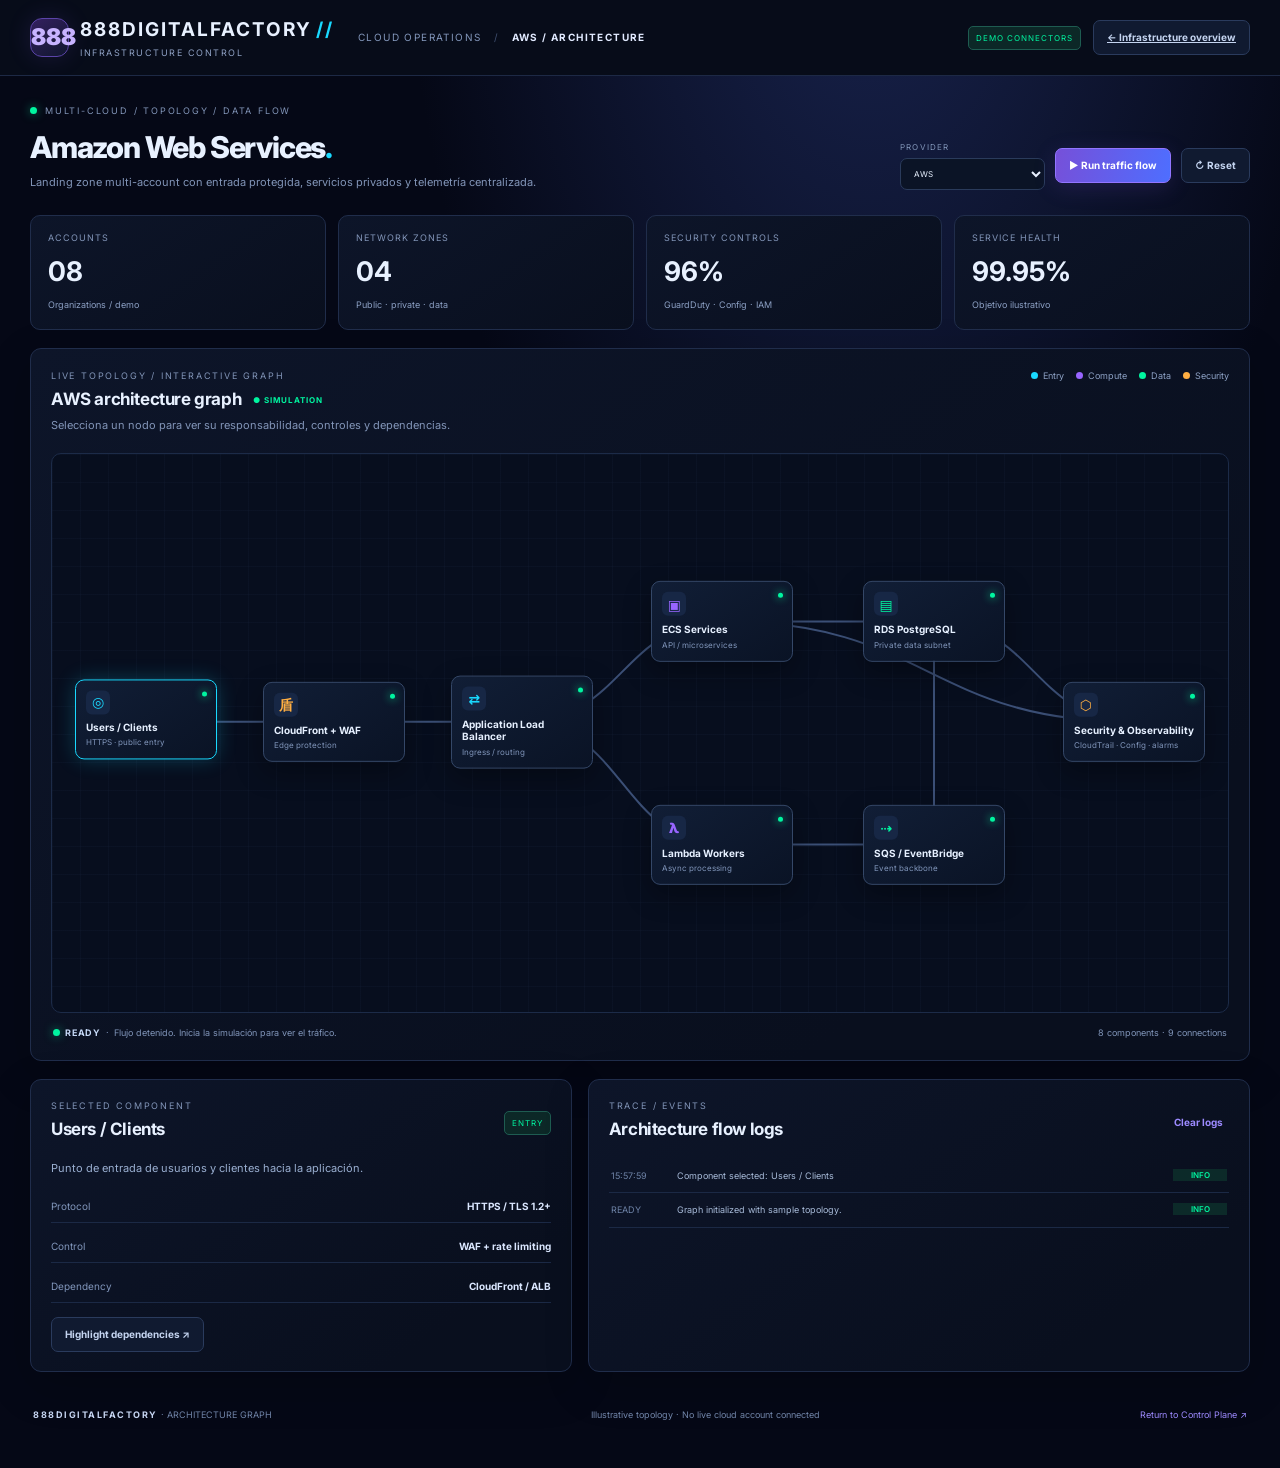
<file: infrastructure.html>
<!doctype html>
<html lang="es"><head><meta charset="utf-8"><meta name="viewport" content="width=device-width,initial-scale=1"><meta name="theme-color" content="#050816"><title>888DIGITALFACTORY // Infrastructure Architecture</title><link rel="stylesheet" href="styles.css"><link rel="stylesheet" href="infrastructure.css"></head>
<body class="infra-page"><div class="infra-shell"><header class="infra-top"><a class="brand" href="index.html"><span class="brand-mark">888</span><span><b>888DIGITALFACTORY<span class="accent">//</span></b><small>INFRASTRUCTURE CONTROL</small></span></a><div class="infra-crumb">CLOUD OPERATIONS <span>/</span> <b id="providerCrumb">ARCHITECTURE GRAPH</b></div><div class="infra-top-actions"><span class="demo-label">DEMO CONNECTORS</span><a class="btn secondary" href="index.html#infrastructure">← Infrastructure overview</a></div></header>
<main class="infra-content"><section class="page-heading infra-heading"><div><div class="eyebrow"><span class="pulse-dot"></span> MULTI-CLOUD / TOPOLOGY / DATA FLOW</div><h1 id="infraTitle">Infrastructure Architecture<span class="accent">.</span></h1><p id="infraDescription">Arquitectura lógica, dependencias y flujo de tráfico entre componentes.</p></div><div class="heading-actions"><label class="infra-select-label">PROVIDER<select id="providerSelect"><option value="aws">AWS</option><option value="azure">Azure</option><option value="gcp">Google Cloud</option><option value="k8s">Kubernetes</option></select></label><button class="btn primary" id="runFlow">▶ Run traffic flow</button><button class="btn secondary" id="resetFlow">↻ Reset</button></div></section>
<section class="infra-metrics" id="infraMetrics"></section>
<section class="panel architecture-panel"><div class="panel-head"><div><div class="kicker">LIVE TOPOLOGY / INTERACTIVE GRAPH</div><h2 id="graphTitle">Cloud architecture graph <span class="live-label">● SIMULATION</span></h2><p>Selecciona un nodo para ver su responsabilidad, controles y dependencias.</p></div><div class="graph-legend"><span><i class="legend-user"></i> Entry</span><span><i class="legend-compute"></i> Compute</span><span><i class="legend-data"></i> Data</span><span><i class="legend-security"></i> Security</span></div></div>
<div class="architecture-canvas" id="architectureCanvas"><svg class="architecture-lines" id="architectureLines" viewBox="0 0 1000 560" preserveAspectRatio="none" aria-label="Flujo de arquitectura"></svg><div class="architecture-nodes" id="architectureNodes"></div><div class="flow-overlay" id="flowOverlay" aria-hidden="true"></div></div><div class="graph-status"><span><i class="pulse-dot"></i> <b id="flowStatus">READY</b> · <span id="flowMessage">Flujo detenido. Inicia la simulación para ver el tráfico.</span></span><span id="nodeCount">0 components</span></div></section>
<section class="infra-lower"><article class="panel"><div class="panel-head compact"><div><div class="kicker">SELECTED COMPONENT</div><h2 id="detailTitle">Component details</h2></div><span class="active-badge" id="detailType">SELECT NODE</span></div><p id="detailText" class="detail-copy">Selecciona un componente en el grafo para ver su función.</p><div id="detailFacts" class="detail-facts"></div><button class="btn secondary" id="focusNode">Highlight dependencies ↗</button></article><article class="panel"><div class="panel-head compact"><div><div class="kicker">TRACE / EVENTS</div><h2>Architecture flow logs</h2></div><button class="text-btn" id="clearLogs">Clear logs</button></div><div class="infra-logs" id="infraLogs"><div class="infra-log"><time>READY</time><span>Graph initialized with sample topology.</span><b class="good">INFO</b></div></div></article></section>
<div class="infra-foot"><span><b>888DIGITALFACTORY</b> · ARCHITECTURE GRAPH</span><span>Illustrative topology · No live cloud account connected</span><a href="index.html">Return to Control Plane ↗</a></div></main></div><dialog id="componentDialog" class="modal"><div class="modal-head"><div><div class="kicker">ARCHITECTURE / COMPONENT</div><h2 id="dialogComponentTitle">Component</h2></div><button class="icon-btn" id="closeComponent">✕</button></div><div id="dialogComponentBody" class="modal-content"></div></dialog><script src="infrastructure.js"></script></body></html>
</file>
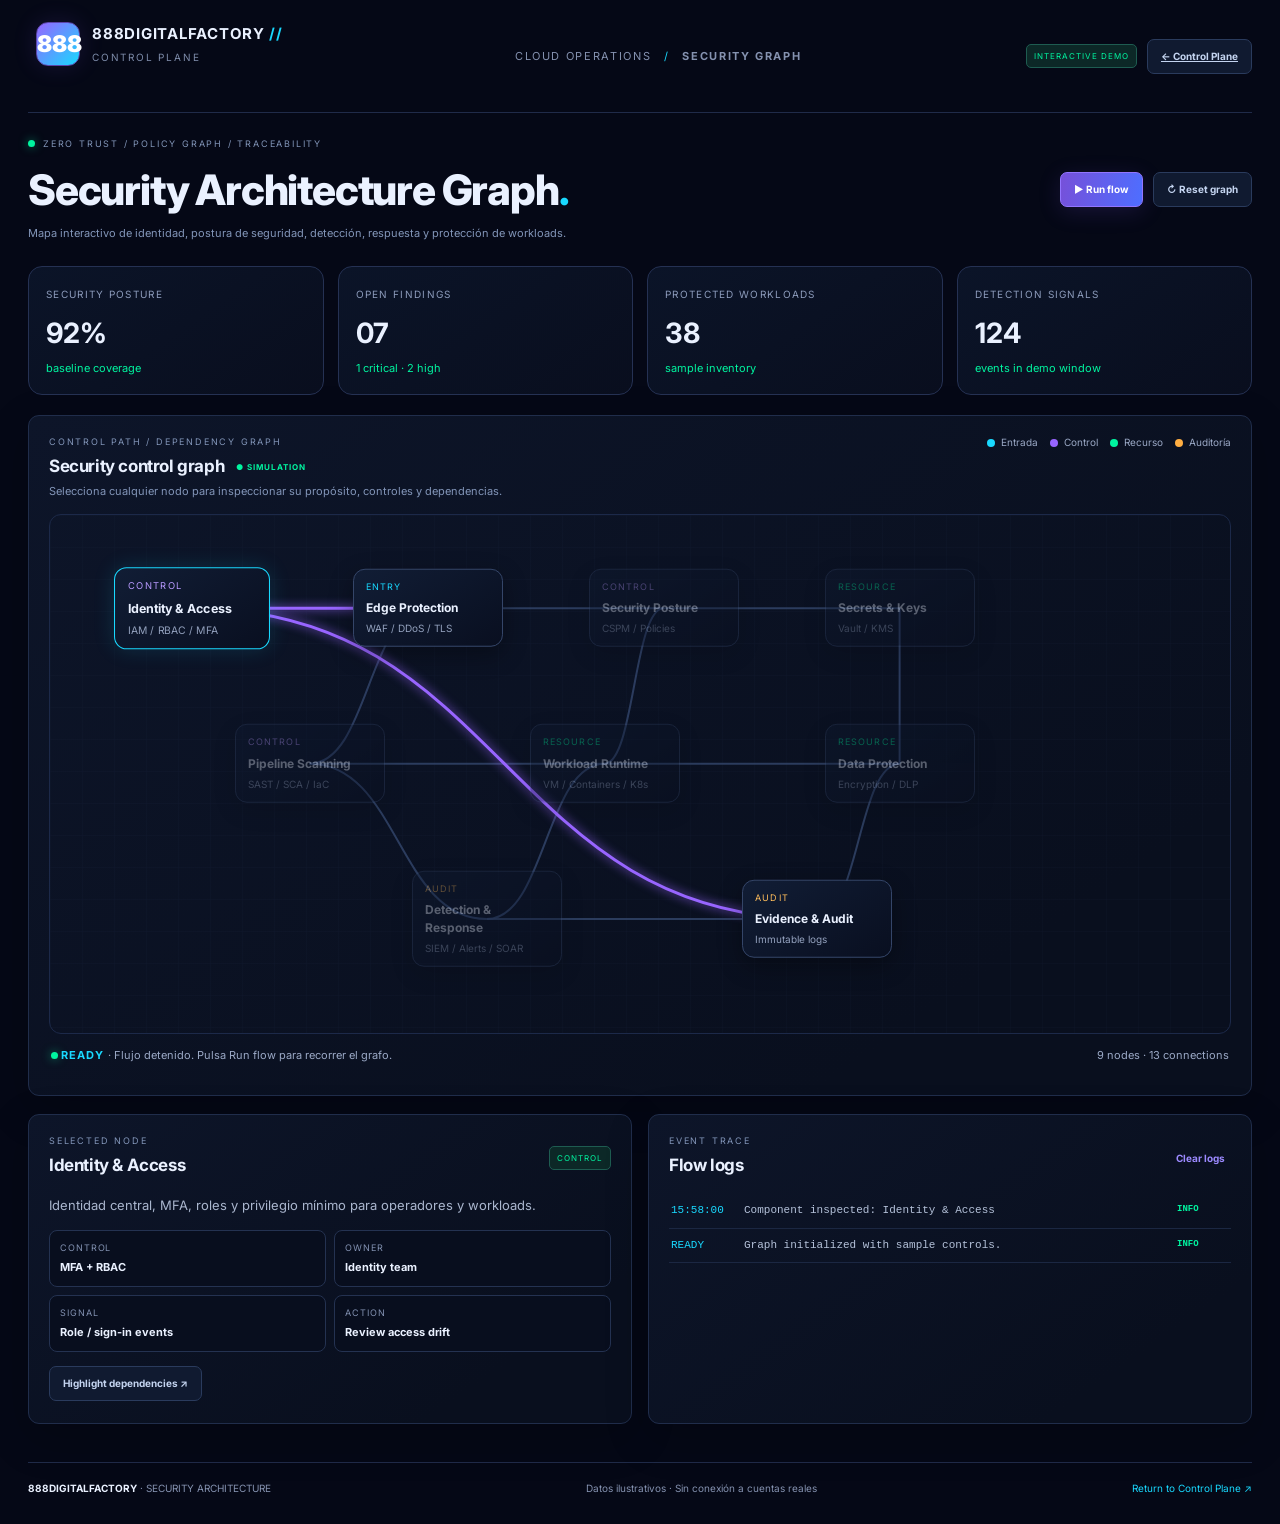
<file: security.html>
<!doctype html>
<html lang="es"><head><meta charset="utf-8"><meta name="viewport" content="width=device-width,initial-scale=1"><meta name="theme-color" content="#050816"><title>888DIGITALFACTORY // Security Architecture Graph</title><link rel="stylesheet" href="styles.css"><link rel="stylesheet" href="sg-graph.css"></head>
<body class="sg-page" data-mode="security"><div class="sg-shell"><header class="sg-top"><a class="brand" href="index.html"><span class="brand-mark">888</span><span><b>888DIGITALFACTORY<span class="accent">//</span></b><small>CONTROL PLANE</small></span></a><div class="sg-crumb">CLOUD OPERATIONS <span>/</span> <b>SECURITY GRAPH</b></div><div class="sg-top-actions"><span class="demo-label">INTERACTIVE DEMO</span><a class="btn secondary" href="index.html#security">← Control Plane</a></div></header>
<main class="sg-content"><section class="page-heading sg-heading"><div><div class="eyebrow"><span class="pulse-dot"></span> ZERO TRUST / POLICY GRAPH / TRACEABILITY</div><h1 id="sgTitle">Security Architecture Graph<span class="accent">.</span></h1><p>Mapa interactivo de identidad, postura de seguridad, detección, respuesta y protección de workloads.</p></div><div class="heading-actions"><button class="btn primary" id="runSgFlow">▶ Run flow</button><button class="btn secondary" id="resetSgFlow">↻ Reset graph</button></div></section>
<section class="sg-metrics" id="sgMetrics"></section>
<section class="panel sg-graph-panel"><div class="panel-head"><div><div class="kicker">CONTROL PATH / DEPENDENCY GRAPH</div><h2 id="sgGraphHeading">Security control graph <span class="live-label">● SIMULATION</span></h2><p>Selecciona cualquier nodo para inspeccionar su propósito, controles y dependencias.</p></div><div class="sg-legend"><span><i class="legend-entry"></i> Entrada</span><span><i class="legend-control"></i> Control</span><span><i class="legend-resource"></i> Recurso</span><span><i class="legend-audit"></i> Auditoría</span></div></div>
<div class="sg-canvas" id="sgCanvas"><svg id="sgEdges" viewBox="0 0 1000 540" preserveAspectRatio="none" aria-label="Grafo de arquitectura y controles"></svg><div id="sgNodes"></div><div id="sgParticles" aria-hidden="true"></div></div><div class="sg-status"><span><i class="pulse-dot"></i> <b id="sgState">READY</b> · <span id="sgMessage">Flujo detenido. Pulsa Run flow para recorrer el grafo.</span></span><span id="sgNodeCount">0 nodes</span></div></section>
<section class="sg-lower"><article class="panel"><div class="panel-head compact"><div><div class="kicker">SELECTED NODE</div><h2 id="sgDetailTitle">Inspección de componente</h2></div><span class="active-badge" id="sgDetailBadge">SELECT NODE</span></div><p id="sgDetailText" class="sg-detail-copy">Selecciona un nodo del grafo para ver su responsabilidad.</p><div id="sgFacts" class="sg-facts"></div><button class="btn secondary" id="sgFocus">Highlight dependencies ↗</button></article><article class="panel"><div class="panel-head compact"><div><div class="kicker">EVENT TRACE</div><h2>Flow logs</h2></div><button class="text-btn" id="sgClearLogs">Clear logs</button></div><div id="sgLogs" class="sg-logs"><div class="sg-log"><time>READY</time><span>Graph initialized with sample controls.</span><b>INFO</b></div></div></article></section>
<div class="sg-footer"><span><b>888DIGITALFACTORY</b> · SECURITY ARCHITECTURE</span><span>Datos ilustrativos · Sin conexión a cuentas reales</span><a href="index.html">Return to Control Plane ↗</a></div></main></div><script src="sg-graph.js"></script></body></html>
</file>
<file: styles.css>
@import url('https://fonts.googleapis.com/css2?family=Inter:wght@400;500;600;700;800;900&display=swap');
:root{--bg:#050816;--panel:#0a1020;--panel2:#0d1730;--line:#243052;--text:#e8f1ff;--muted:#8ea0c3;--purple:#9865ff;--cyan:#19d9ff;--green:#00f5a0;--orange:#ffae42;--red:#ff426b;--shadow:0 14px 45px #0003}*{box-sizing:border-box}html{scroll-behavior:smooth;scroll-padding-top:88px}body{margin:0;background:radial-gradient(ellipse at 68% -10%,#192450 0,transparent 38%),var(--bg);color:var(--text);font:13px/1.5 Inter,system-ui,sans-serif}button,input,select{font:inherit}button{cursor:pointer}.shell{min-height:100vh}.sidebar{width:248px;position:fixed;inset:0 auto 0 0;background:#070c19;border-right:1px solid #1d2945;padding:22px 15px;display:flex;flex-direction:column;z-index:10}.brand{display:flex;gap:11px;align-items:center;text-decoration:none;color:var(--text);padding:0 8px 24px}.brand-mark{display:grid;place-items:center;width:39px;height:39px;border:1px solid #5b44a9;border-radius:12px;background:linear-gradient(145deg,#342060,#10172e);color:#c7b3ff;font-weight:900;font-size:23px;box-shadow:0 0 24px #9865ff22}.brand b{display:block;font-size:19px;letter-spacing:2px}.brand .accent{color:var(--cyan);padding-left:4px}.brand small,.workspace small,.operator small{display:block;color:var(--muted);font-size:9px;letter-spacing:1.5px;margin-top:2px}.workspace{display:flex;align-items:center;gap:9px;background:#0b1427;border:1px solid #1d2b4b;border-radius:9px;padding:12px 10px;margin-bottom:24px}.workspace b,.operator b{font-size:11px}.workspace small{letter-spacing:0;font-size:10px}.chevron{margin-left:auto;color:var(--muted)}.pulse-dot,.system-status i,.env-badge i{display:inline-block;width:7px;height:7px;border-radius:50%;background:var(--green);box-shadow:0 0 10px #00f5a088;flex-shrink:0}.nav-label{font-size:9px;letter-spacing:1.8px;color:#65789f;margin:0 10px 9px}.navigation{display:grid;gap:4px}.nav-item{border:1px solid transparent;background:transparent;color:#9eafd0;text-align:left;padding:11px 12px;border-radius:8px;display:flex;gap:12px;align-items:center;transition:.2s}.nav-item>span{width:18px;text-align:center;font-size:17px}.nav-item:hover,.nav-item.active{background:linear-gradient(90deg,#211941,#10172b);border-color:#36285c;color:#fff}.nav-item.active{box-shadow:inset 2px 0 var(--purple)}.nav-item.active>span{color:#b69aff}.nav-item i{margin-left:auto;font-style:normal;font-size:10px;background:#1b2943;color:#9db1d5;border-radius:5px;padding:2px 6px}.nav-item i.critical{color:#ff9eb5;background:#42172b}.env-label{margin-top:26px}.env-list{display:grid;gap:4px}.env{display:flex;align-items:center;gap:9px;border:1px solid transparent;border-radius:7px;background:none;color:#9eafd0;text-align:left;padding:10px}.env.active{background:#0d1d2c;border-color:#164b4e;color:#e9ffff}.env small{margin-left:auto;font-size:8px;color:#5c789a}.env-dot{width:7px;height:7px;border-radius:50%}.dev{background:var(--green)}.qa{background:var(--orange)}.prod{background:var(--red)}.sidebar-bottom{margin-top:auto}.health-box{border:1px solid #1b2946;background:#0a1223;padding:12px;border-radius:9px;margin-bottom:16px}.health-title,.health-foot{display:flex;justify-content:space-between;align-items:center;font-size:9px;color:#8195bb}.live{color:var(--green);font-size:8px}.progress{height:4px;background:#1a2742;border-radius:9px;overflow:hidden;margin:11px 0}.progress span{height:100%;display:block;background:linear-gradient(90deg,var(--purple),var(--cyan),var(--green));border-radius:9px}.health-foot b{color:#d9e5ff;font-size:11px}.operator{display:flex;align-items:center;gap:9px;border-top:1px solid #1b2945;padding:14px 3px 0}.avatar{width:32px;height:32px;display:grid;place-items:center;border-radius:9px;background:#172342;color:#b9a2ff;font-weight:800}.operator small{font-size:9px;letter-spacing:0}.operator>span{margin-left:auto;color:#7d8db0}.main{margin-left:248px;min-width:0}.topbar{height:67px;position:sticky;top:0;z-index:8;background:#070c19eF;backdrop-filter:blur(16px);border-bottom:1px solid #1d2945;display:flex;align-items:center;justify-content:space-between;padding:0 30px;gap:20px}.crumb{font-size:10px;letter-spacing:1.4px;color:#8296ba}.crumb span{padding:0 10px;color:#435275}.crumb b{color:#dfe9ff}.top-actions{display:flex;align-items:center;gap:16px}.system-status{font-size:9px;letter-spacing:1px;color:#a2b4d2;display:flex;align-items:center;gap:7px}.search,.branch-filter{display:flex;align-items:center;gap:8px;border:1px solid #263451;background:#0b1325;border-radius:7px;padding:7px 10px;color:#8295b8}.search input,.branch-filter input{width:205px;background:none;border:0;outline:0;color:var(--text);font-size:11px}.search kbd{font-size:9px;color:#7586a8;border:1px solid #2b3a58;border-radius:4px;padding:1px 4px}.icon-btn{position:relative;width:33px;height:33px;border:1px solid #273553;border-radius:7px;background:#0d172a;color:#d7e5ff}.icon-btn em{position:absolute;right:6px;top:6px;width:5px;height:5px;border-radius:50%;background:var(--red)}.clock{font-size:11px;color:#a9bbda;font-variant-numeric:tabular-nums}.content{max-width:1700px;margin:auto;padding:28px 30px 20px}.page-heading{display:flex;justify-content:space-between;align-items:flex-end;gap:20px;margin-bottom:25px}.eyebrow,.kicker{font-size:9px;letter-spacing:1.8px;color:#8295b8}.eyebrow{display:flex;align-items:center;gap:8px}.page-heading h1{font-size:30px;letter-spacing:-1.2px;margin:7px 0 4px;font-weight:800}.accent{color:var(--cyan)}.page-heading p,.panel-head p{margin:0;color:#8295b8;font-size:11px}.heading-actions{display:flex;gap:10px;align-items:center}.env-badge{display:flex;gap:8px;align-items:center;border:1px solid #21484b;background:#0b252a;color:#baf8ed;padding:8px 12px;border-radius:6px;font-size:10px}.btn{border-radius:7px;padding:9px 13px;border:1px solid transparent;font-size:10px;font-weight:700;transition:.2s}.btn:hover{filter:brightness(1.2);transform:translateY(-1px)}.secondary{background:#101a30;border-color:#2a3b5d;color:#c4d4f0}.primary{background:linear-gradient(100deg,#7650d9,#4e6eff);border-color:#9275ff;color:white;box-shadow:0 5px 22px #7850d92b}.metrics-grid{display:grid;grid-template-columns:repeat(4,minmax(0,1fr));gap:14px;margin-bottom:18px}.metric-card,.panel{border:1px solid #202d4b;background:linear-gradient(145deg,#0d1529,#090f1e 80%);border-radius:11px;box-shadow:var(--shadow)}.metric-card{padding:17px 18px 13px;position:relative;overflow:hidden}.metric-card:before{content:"";position:absolute;right:-38px;top:-42px;width:120px;height:120px;border-radius:50%;background:var(--glow);filter:blur(40px);opacity:.13}.purple-card{--glow:var(--purple)}.red-card{--glow:var(--red)}.cyan-card{--glow:var(--cyan)}.orange-card{--glow:var(--orange)}.metric-top{display:flex;justify-content:space-between;align-items:center;color:#94a7c9;font-size:9px;letter-spacing:1.2px}.metric-top span{font-size:18px;color:var(--glow)}.metric-value{font-size:33px;font-weight:800;letter-spacing:-1.4px;margin:12px 0 4px}.metric-value span{font-size:21px;color:#b7c7e5}.metric-bottom{display:flex;justify-content:space-between;gap:6px;font-size:9px;color:#7f93b8}.positive{color:var(--green)!important}.negative{color:#ff6b8b!important}.warning{color:var(--orange)!important}.metric-card .progress{margin:14px 0 0;height:3px}.panel{padding:19px 20px;margin-bottom:18px;scroll-margin-top:84px}.panel-head{display:flex;justify-content:space-between;align-items:flex-start;gap:15px}.panel-head h2{font-size:17px;letter-spacing:-.4px;margin:5px 0 4px}.live-label{font-size:8px;letter-spacing:1px;color:var(--green);margin-left:8px;vertical-align:middle}.panel-actions{display:flex;align-items:center;gap:8px}.panel-actions select{background:#0c162a;color:#b7c8e6;border:1px solid #2a3b5b;border-radius:6px;padding:9px;font-size:10px}.graph-toolbar{display:flex;justify-content:space-between;align-items:center;margin-top:20px;border-bottom:1px solid #1b2945;padding-bottom:12px}.branch-filter{padding:6px 9px}.branch-filter input{width:150px}.legend{display:flex;gap:16px;color:#8295b8;font-size:9px}.legend span{display:flex;align-items:center;gap:6px}.legend i{width:7px;height:7px;border-radius:50%;display:inline-block}.lg-main{background:var(--cyan)}.lg-release{background:var(--purple)}.lg-feature{background:var(--orange)}.graph-wrap{height:218px;position:relative;overflow:hidden;background-image:linear-gradient(#1d2b461e 1px,transparent 1px),linear-gradient(90deg,#1d2b461e 1px,transparent 1px);background-size:32px 32px}.branch-names{position:absolute;left:0;top:10px;bottom:0;width:100%;display:flex;flex-direction:column;justify-content:space-around;z-index:1;pointer-events:none}.branch-names span{width:max-content;font-size:9px;color:#94a8cb;background:#0a1325;border:1px solid #273654;padding:3px 7px;border-radius:4px}.git-svg{width:100%;height:100%;position:absolute;inset:0;overflow:visible}.git-svg path{fill:none;stroke-width:2.6}.main-branch{stroke:url(#mainGrad);filter:drop-shadow(0 0 4px #19d9ff66)}.release-branch{stroke:var(--purple)}.feature-branch{stroke:var(--orange)}.nodes-main circle{fill:#091426;stroke:var(--cyan);stroke-width:3}.nodes-release circle{fill:#091426;stroke:var(--purple);stroke-width:3}.nodes-feature circle{fill:#091426;stroke:var(--orange);stroke-width:3}.commit-tag{position:absolute;background:#101b31;border:1px solid #2c3c5c;border-radius:5px;padding:5px 8px;font-size:9px;color:#d8e6ff;box-shadow:0 4px 15px #0004}.commit-tag small{display:block;color:#8296ba;font-size:8px}.tag-a{left:19%;top:22px}.tag-b{left:43%;top:95px}.tag-c{left:70%;top:163px}.graph-footer{border-top:1px solid #1b2945;padding-top:12px;display:flex;justify-content:space-between;color:#8094b8;font-size:9px}.graph-footer span:first-child{display:flex;gap:8px;align-items:center}.graph-footer b{color:#c9d9f5}.pipeline-meta{display:grid;grid-template-columns:repeat(4,1fr);gap:10px;padding:14px 0 20px;margin-top:10px;border-bottom:1px solid #1d2945}.pipeline-meta div{display:grid;gap:3px}.pipeline-meta small{font-size:8px;letter-spacing:1.2px;color:#7489af}.pipeline-meta b{font-size:10px;color:#c8d8f4}.pipeline-flow{display:flex;align-items:center;gap:0;padding:23px 0 18px}.stage{position:relative;min-width:90px;flex:1;display:flex;flex-direction:column;align-items:center;gap:5px;color:#7589ae;text-align:center}.stage>span{width:39px;height:39px;display:grid;place-items:center;border:1px solid #2a3b5a;border-radius:10px;background:#101b31;font-size:17px}.stage b{font-size:10px;color:#9db0d2}.stage small{font-size:9px}.stage>i{position:absolute;top:27px;right:calc(50% - 29px);width:15px;height:15px;border-radius:50%;font-style:normal;display:grid;place-items:center;font-size:9px;background:#102e2c;color:var(--green);border:1px solid #206e60}.stage.done>span{color:var(--green);border-color:#23665d;background:#0d282b}.stage.done b{color:#d1e9e9}.stage.warn>span{color:var(--orange);border-color:#765126;background:#2a2117}.stage.warn>i{background:#3a2b15;border-color:#8b5a21;color:var(--orange)}.stage.warn b{color:#ffe0a9}.connector{height:2px;flex:1;min-width:10px;background:#273654;position:relative;margin-top:-21px}.connector span{display:block;height:100%;width:35%;background:linear-gradient(90deg,var(--cyan),var(--green));animation:flow 2s linear infinite}.pipeline-bottom{border-top:1px solid #1d2945;padding-top:13px;display:flex;align-items:center;justify-content:space-between;gap:10px}.notice{display:flex;align-items:center;gap:10px;color:var(--orange)}.notice>span{font-size:17px}.notice b{display:block;color:#e5d1ad;font-size:10px}.notice small{display:block;color:#8395b7;font-size:9px;margin-top:2px}.text-btn{background:none;border:0;color:#9c8aff;font-size:10px;font-weight:700}.lower-grid{display:grid;grid-template-columns:1fr 1fr;gap:18px}.compact{align-items:center;margin-bottom:12px}.counter{font-size:9px;background:#41182c;color:#ff91ad;border-radius:5px;padding:3px 7px;margin-left:6px}.warning-list{display:grid;gap:7px}.warning-card{width:100%;display:flex;align-items:center;gap:10px;text-align:left;padding:11px;border:1px solid #27324c;background:#0b1426;border-radius:8px;color:var(--text);transition:.2s}.warning-card:hover{transform:translateX(3px);border-color:#51638a}.warning-icon{width:30px;height:30px;display:grid;place-items:center;border-radius:7px;font-weight:800;flex-shrink:0}.critical-warning .warning-icon{background:#40182b;color:#ff6387}.high-warning .warning-icon{background:#35221a;color:var(--orange)}.medium-warning .warning-icon{background:#182c3e;color:var(--cyan)}.warning-card>span:nth-child(2){min-width:0;flex:1}.warning-card small{display:block;color:#7f94b8;font-size:8px;letter-spacing:.5px}.warning-card small b{color:#ff6f91}.high-warning small b{color:var(--orange)}.warning-card strong{display:block;font-size:10px;margin-top:2px}.warning-card p{margin:2px 0 0;color:#8395b7;font-size:9px}.warning-card>i{font-style:normal;color:#7184a9;font-size:18px}.active-badge,.demo-label{font-size:8px;letter-spacing:1px;color:var(--green);border:1px solid #1e5c51;background:#0c2827;border-radius:5px;padding:5px 7px}.compliance-overview{display:flex;align-items:center;gap:17px;padding:14px 0 17px;border-bottom:1px solid #1d2945}.score-ring{width:78px;height:78px;border-radius:50%;background:conic-gradient(var(--green) 0 96%,#24304b 96% 100%);display:grid;place-items:center;flex-shrink:0;position:relative}.score-ring:before{content:"";position:absolute;inset:6px;border-radius:50%;background:#0c1426}.score-ring>div{z-index:1;text-align:center}.score-ring b{display:block;font-size:17px}.score-ring small{display:block;font-size:7px;color:#8498bb;letter-spacing:1px}.compliance-overview>div:nth-child(2)>b{font-size:11px}.compliance-overview p{margin:4px 0;color:#8296b8;font-size:10px}.compliance-overview .positive{font-size:9px}.control-list{padding:7px 0}.control-row{display:flex;align-items:center;gap:10px;padding:10px 0;border-bottom:1px solid #18243e}.control-row>span{font-size:16px;color:#9e86ff;width:19px;text-align:center}.control-row>div{flex:1}.control-row b{display:block;font-size:10px}.control-row small{display:block;font-size:9px;color:#7f94b7;margin-top:2px}.control-row em,.audit-row em{font-size:8px;font-style:normal;letter-spacing:.4px;padding:4px 6px;border-radius:4px}.good{color:var(--green);background:#0c2a29}.review{color:var(--orange);background:#302416}.full{width:100%;margin-top:8px}.infrastructure-panel{margin-top:0}.provider-grid{display:grid;grid-template-columns:repeat(4,1fr);gap:10px;margin-top:18px}.provider{display:flex;align-items:center;gap:10px;padding:13px 11px;border:1px solid #24324f;border-radius:8px;background:#0a1426;min-width:0}.provider-logo{width:34px;height:34px;display:grid;place-items:center;border-radius:8px;background:#15223c;font-size:16px;font-weight:900;flex-shrink:0}.aws{color:#ffb34f}.azure{color:#45a9ff}.gcp{color:#58d68d}.k8s{color:#66c9ff}.provider>div{min-width:0;flex:1}.provider b{display:block;font-size:9px;white-space:nowrap}.provider small{display:block;color:#8295b8;font-size:8px;margin:3px 0;white-space:nowrap}.provider em{font-style:normal;font-size:8px;color:#83a9a9;display:flex;align-items:center;gap:5px}.provider em i{width:5px;height:5px;background:var(--green);border-radius:50%}.provider>span:last-child{color:#7f94b7}.audit-table{margin-top:16px}.audit-row{display:grid;grid-template-columns:90px 125px 1fr 75px;gap:12px;align-items:center;padding:11px 9px;border-bottom:1px solid #1a2641;color:#a4b6d5;font-size:10px}.audit-head{color:#7085aa;font-size:8px;letter-spacing:1.2px;background:#0b1426;border-radius:5px}.audit-row em{text-align:center}.footer{display:flex;justify-content:space-between;gap:15px;align-items:center;padding:14px 3px 4px;color:#61769b;font-size:8px}.footer b{letter-spacing:1.5px;color:#a8b9d7}.footer small{letter-spacing:1px;margin-left:7px}.footer i{color:var(--green);font-style:normal}.modal{width:min(550px,calc(100% - 28px));background:#0b1426;color:var(--text);border:1px solid #334466;border-radius:13px;padding:20px;box-shadow:0 30px 100px #000b}.modal::backdrop{background:#020510c9;backdrop-filter:blur(5px)}.modal-head{display:flex;justify-content:space-between;align-items:center;border-bottom:1px solid #23304b;padding-bottom:14px}.modal-head h2{margin:5px 0 0;font-size:17px}.modal-content{padding:16px 2px;color:#a9bbd9;font-size:12px}.ai-launcher{position:fixed;right:22px;bottom:20px;z-index:9;background:linear-gradient(100deg,#754ed5,#3c63d8);border:1px solid #a48bff;color:white;padding:12px 16px;border-radius:24px;box-shadow:0 8px 30px #6248ce55;font-size:10px;font-weight:800;letter-spacing:.5px}.ai-launcher span{font-size:16px;margin-right:6px}.ai-intro{display:flex;gap:11px;align-items:center;padding:14px 0}.ai-intro>span{display:grid;place-items:center;width:36px;height:36px;background:#211b43;border-radius:10px;color:#b9a3ff;font-size:20px}.ai-intro b{font-size:11px}.ai-intro p,.disclaimer{font-size:9px;color:#8295b8;margin:3px 0}.chat-log{height:190px;overflow:auto;display:flex;flex-direction:column;gap:9px;padding:10px 0}.chat-bubble{max-width:90%;padding:10px 12px;border-radius:9px;font-size:11px;line-height:1.6}.chat-bubble.bot{background:#121f38;border:1px solid #283b5d;align-self:flex-start}.chat-bubble.user{background:#30245b;border:1px solid #4b3981;align-self:flex-end}.chat-form{display:flex;gap:8px}.chat-form input{flex:1;min-width:0;background:#080f20;border:1px solid #2a3a59;border-radius:7px;padding:10px;color:white;outline:none}.disclaimer{margin-top:10px}.toast-region{position:fixed;right:22px;top:80px;z-index:20;display:grid;gap:8px}.toast{background:#111e35;border:1px solid #3b4e73;border-left:3px solid var(--cyan);border-radius:7px;padding:11px 14px;max-width:320px;color:#dbe8ff;font-size:11px;box-shadow:var(--shadow);animation:fadein .25s ease}.is-running .stage{animation:stagePulse .7s ease-in-out infinite alternate}.is-running .stage:nth-of-type(3){animation-delay:.3s}.is-running .stage:nth-of-type(5){animation-delay:.6s}.is-running .stage:nth-of-type(7){animation-delay:.9s}.hidden{display:none!important}@keyframes flow{from{transform:translateX(-110%)}to{transform:translateX(300%)}}@keyframes stagePulse{to{filter:drop-shadow(0 0 9px #19d9ff66);transform:translateY(-2px)}}@keyframes fadein{from{opacity:0;transform:translateY(-6px)}to{opacity:1;transform:translateY(0)}}
@media(max-width:1250px){.sidebar{width:220px}.main{margin-left:220px}.content{padding:22px 20px}.topbar{padding:0 20px}.provider-grid{grid-template-columns:repeat(2,1fr)}.metrics-grid{gap:10px}.metric-card{padding:14px}.metric-bottom{flex-wrap:wrap}.stage{min-width:70px}.stage b{font-size:9px}.pipeline-flow{overflow-x:auto}.pipeline-flow>*{flex-shrink:0}.connector{width:20px;flex:none}}
@media(max-width:900px){.sidebar{width:68px;padding:18px 8px}.brand{justify-content:center;padding:0 0 22px}.brand>span:last-child,.workspace>div,.workspace .chevron,.nav-label,.nav-item:not(.active) i,.nav-item{font-size:0}.brand-mark{width:42px}.workspace{justify-content:center;padding:12px 0}.navigation{gap:7px}.nav-item{justify-content:center;padding:12px 0;font-size:0}.nav-item>span{font-size:18px}.nav-item i{display:none}.env-label,.env-list,.sidebar-bottom{display:none}.main{margin-left:68px}.top-actions{gap:8px}.system-status{display:none}.search input{width:130px}.lower-grid{grid-template-columns:1fr}.metrics-grid{grid-template-columns:repeat(2,minmax(0,1fr))}.provider-grid{grid-template-columns:repeat(2,1fr)}}
@media(max-width:600px){.topbar{height:58px;padding:0 12px}.crumb{font-size:9px}.search{padding:6px}.search input{width:80px}.search kbd,.clock{display:none}.content{padding:18px 11px}.page-heading{align-items:flex-start}.page-heading h1{font-size:25px}.page-heading p{max-width:260px;font-size:10px}.heading-actions{flex-direction:column;align-items:flex-end}.metrics-grid{gap:8px}.metric-card{padding:12px}.metric-top{font-size:8px}.metric-value{font-size:28px}.metric-bottom{font-size:8px}.panel{padding:14px 12px}.panel-head{flex-direction:column}.panel-actions{width:100%;flex-wrap:wrap}.panel-actions select{flex:1}.graph-toolbar{align-items:flex-start;gap:10px;flex-direction:column}.legend{gap:10px}.graph-wrap{height:180px}.commit-tag{font-size:8px;padding:4px}.tag-a{left:22%}.tag-b{left:43%}.tag-c{left:65%}.pipeline-meta{grid-template-columns:repeat(2,1fr)}.pipeline-flow{justify-content:flex-start}.stage{min-width:80px}.pipeline-bottom{align-items:flex-start;flex-direction:column}.provider-grid{grid-template-columns:1fr}.audit-row{grid-template-columns:65px 80px minmax(110px,1fr) 60px;gap:6px;font-size:8px;overflow:auto}.audit-table{overflow-x:auto}.audit-row>*{min-width:0}.footer{flex-direction:column;align-items:flex-start}.ai-launcher{right:12px;bottom:12px;padding:10px 12px}.lower-grid{gap:0}.system-status{display:none}}
/* 888DIGITALFACTORY interactive pipeline and branch-flow effects */
.stage-running{border-color:var(--cyan)!important;box-shadow:0 0 20px #19d9ff2b;animation:stagePulse .55s ease-in-out infinite alternate}.stage-running>span{color:var(--cyan)!important}.connector-done span{background:linear-gradient(90deg,var(--cyan),var(--green))!important;box-shadow:0 0 9px #19d9ff99}.graph-running .git-svg path{stroke-dasharray:12 9;animation:branchFlow .65s linear infinite}.graph-running .git-svg circle{animation:nodePulse .65s ease-in-out infinite alternate}.graph-running .branch-names span{border-color:#19d9ff66;box-shadow:0 0 12px #19d9ff22}.branch-hidden{opacity:.15!important}.provider,.metric-card{cursor:pointer}.provider:focus-visible,.metric-card:focus-visible{outline:2px solid var(--cyan);outline-offset:3px}.btn:disabled{opacity:.7;cursor:progress;transform:none}@keyframes branchFlow{to{stroke-dashoffset:-42}}@keyframes nodePulse{to{filter:drop-shadow(0 0 8px #19d9ff);r:10}}
</file>
<file: cicd.css>
/* 888DIGITALFACTORY dedicated CI/CD dashboard */
.cicd-page .content{max-width:1600px}.cicd-page .nav-item{text-decoration:none}.cicd-page .nav-item i{margin-left:auto;font-size:9px;color:var(--green);font-style:normal}.cicd-page .page-heading p{max-width:780px}.cicd-metrics .metric-card{cursor:pointer}.config-grid{display:grid;grid-template-columns:repeat(4,minmax(0,1fr));gap:14px;margin:22px 0}.config-grid label{display:flex;flex-direction:column;gap:8px;color:var(--muted);font-size:11px;font-weight:800;text-transform:uppercase;letter-spacing:.07em}.config-grid select{width:100%;background:#080e1e;color:var(--text);border:1px solid var(--line);border-radius:9px;padding:12px 10px;outline:none;text-transform:none;letter-spacing:0;font-weight:600}.config-grid select:focus{border-color:var(--cyan);box-shadow:0 0 0 3px #19d9ff18}.launch-row{border-top:1px solid var(--line);padding-top:17px;display:flex;align-items:center;justify-content:space-between;gap:15px}.launch-row>div:first-child{display:grid;grid-template-columns:10px auto;column-gap:9px;align-items:center}.launch-row small{grid-column:2;color:var(--muted);margin-top:3px}.status-led{width:8px;height:8px;border-radius:50%;background:var(--green);box-shadow:0 0 12px var(--green)}.launch-actions{display:flex;gap:10px}.btn:disabled{opacity:.45;cursor:not-allowed}.cicd-branch-map{background:linear-gradient(120deg,#080e1e,#0a1328);border:1px solid var(--line);border-radius:12px;padding:15px 18px;margin:18px 0 22px;overflow:hidden}.branch-track{height:45px;position:relative;display:flex;align-items:center;padding-left:150px}.track-name{position:absolute;left:0;color:var(--muted);font-size:11px;font-weight:800;width:135px}.track-line{height:2px;width:100%;background:#293957;position:relative}.main-track .track-line{background:linear-gradient(90deg,#19d9ff,#00f5a0)}.release-track .track-line{background:linear-gradient(90deg,#9865ff,#5b78ff)}.feature-track .track-line{background:linear-gradient(90deg,#ffae42,#ff426b)}.track-node{position:absolute;width:9px;height:9px;border-radius:50%;background:#0b1224;border:2px solid var(--cyan);top:18px;z-index:2}.track-node.n1{left:25%}.track-node.n2{left:53%}.track-node.n3{left:80%}.track-node.n4{left:98%}.release-track .track-node{border-color:var(--purple)}.feature-track .track-node{border-color:var(--orange)}.runner{position:absolute;left:0;top:13px;width:12px;height:12px;border-radius:50%;background:#fff;box-shadow:0 0 8px #fff,0 0 22px var(--cyan);opacity:0}.branch-map-running .runner{opacity:1;animation:branchRun 6s linear infinite}.branch-map-running .release-track .track-line,.branch-map-running .feature-track .track-line{animation:linePulse 1.1s ease-in-out infinite alternate}.runner-main{top:13px}@keyframes branchRun{0%{left:145px}100%{left:calc(100% - 7px)}}@keyframes linePulse{from{filter:brightness(.7)}to{filter:brightness(1.8)}}.stage-grid{display:grid;grid-template-columns:repeat(5,minmax(90px,1fr));gap:10px}.stage-card{position:relative;display:flex;flex-direction:column;align-items:flex-start;gap:8px;min-height:126px;padding:14px 12px;text-align:left;color:var(--text);background:#080e1e;border:1px solid var(--line);border-radius:11px;transition:transform .2s,border-color .2s,box-shadow .2s}.stage-card:hover{transform:translateY(-3px);border-color:var(--cyan)}.stage-icon{display:grid;place-items:center;width:30px;height:30px;border-radius:8px;background:#14223a;color:var(--cyan);font-size:17px}.stage-card b{font-size:11px}.stage-card small{color:var(--muted);font-size:10px}.stage-card em{position:absolute;right:10px;top:12px;font-style:normal;color:var(--muted)}.stage-card.running{border-color:var(--cyan);box-shadow:0 0 20px #19d9ff18}.stage-card.running .stage-icon{animation:stageGlow .8s ease-in-out infinite alternate}.stage-card.running em{color:var(--cyan)}.stage-card.done{border-color:#00f5a055}.stage-card.done em,.stage-card.done .stage-icon{color:var(--green)}.stage-card.warn{border-color:#ffae4266}.stage-card.warn em,.stage-card.warn .stage-icon{color:var(--orange)}.stage-card.failed{border-color:var(--red)}.stage-card.failed em,.stage-card.failed .stage-icon{color:var(--red)}@keyframes stageGlow{to{box-shadow:0 0 18px #19d9ff66}}.execution-progress{margin-top:22px}.execution-progress>div:first-child{display:flex;justify-content:space-between;font-size:10px;letter-spacing:.08em;color:var(--muted);font-weight:800;margin-bottom:9px}.execution-progress b{color:var(--cyan)}.cicd-lower{display:grid;grid-template-columns:1.15fr 1fr;gap:18px;margin-top:18px}.log-console{height:240px;overflow:auto;background:#050a15;border:1px solid #1a2845;border-radius:9px;padding:12px;font:11px/1.8 ui-monospace,SFMono-Regular,monospace}.log-console>div{display:grid;grid-template-columns:70px 52px 1fr;gap:9px;border-bottom:1px solid #121e34;padding:4px 0}.log-console time{color:#7587a8}.log-info{color:var(--cyan)}.log-ok{color:var(--green)}.log-warn{color:var(--orange)}.log-error{color:var(--red)}.quality-list{display:grid;gap:8px;margin:10px 0 16px}.quality-row{width:100%;display:flex;align-items:center;gap:11px;text-align:left;background:#080e1e;border:1px solid var(--line);border-radius:9px;padding:11px;color:var(--text)}.quality-row:hover{border-color:var(--cyan)}.quality-symbol{display:grid;place-items:center;width:30px;height:30px;background:#14223a;border-radius:8px;color:var(--cyan)}.quality-row>span:nth-child(2){display:grid;gap:3px;flex:1}.quality-row small{font-size:10px;color:var(--muted)}.quality-row em{font-style:normal;font-size:9px;font-weight:900}.full{width:100%}.run-table{overflow:auto}.run-row{min-width:590px;display:grid;grid-template-columns:.6fr 2fr .5fr .8fr .8fr;gap:10px;align-items:center;padding:12px 9px;border-bottom:1px solid #1b2944;font-size:11px}.run-head{font-size:9px;letter-spacing:.08em;color:var(--muted);font-weight:900}.run-row em{font-style:normal;font-size:9px;font-weight:900}.cicd-page .footer a,.cicd-page .crumb a{color:var(--cyan);text-decoration:none}.cicd-page .footer a:hover,.cicd-page .crumb a:hover{text-decoration:underline}.cicd-page .modal-content p{color:var(--muted)}@media(max-width:1150px){.stage-grid{grid-template-columns:repeat(4,minmax(0,1fr))}.config-grid{grid-template-columns:repeat(2,minmax(0,1fr))}}@media(max-width:760px){.cicd-page .sidebar{position:relative;width:100%;height:auto;inset:auto}.cicd-page .sidebar nav{display:grid;grid-template-columns:repeat(2,minmax(0,1fr))}.cicd-page .sidebar-bottom{display:none}.cicd-page .main{margin-left:0}.cicd-page .topbar{position:relative}.cicd-page .content{padding:16px}.cicd-page .top-actions .system-status{display:none}.config-grid,.cicd-lower{grid-template-columns:1fr}.launch-row{align-items:flex-start;flex-direction:column}.stage-grid{grid-template-columns:repeat(2,minmax(0,1fr))}.branch-track{padding-left:120px}.track-name{width:110px;font-size:9px}.cicd-page .page-heading{align-items:flex-start;flex-direction:column}}

/* GitHub Actions live status controls */
.sync-btn,.actions-link{white-space:nowrap;font-size:10px;padding:8px 10px;text-decoration:none}.sync-btn{cursor:pointer}.sync-btn:disabled{opacity:.55}.top-actions{gap:9px}.system-status{white-space:nowrap}.system-status i{display:inline-block;width:7px;height:7px;border-radius:50%;background:var(--orange);margin-right:5px}.system-status.is-live i{background:var(--green);box-shadow:0 0 10px var(--green)}.system-status.is-error i{background:var(--red)}@media(max-width:760px){.cicd-page .top-actions{flex-wrap:wrap}.cicd-page .top-actions .system-status{display:inline-flex}}
</file>
<file: environment.css>
.env-dashboard .env-list .env{display:flex;align-items:center;gap:9px;width:100%;text-decoration:none;color:inherit;cursor:pointer}.env-dashboard .env-list .env.active{border-color:rgba(25,217,255,.4);background:rgba(25,217,255,.08)}.env-actions{display:grid;grid-template-columns:repeat(4,minmax(0,1fr));gap:12px}.env-action,.readiness-item{background:linear-gradient(145deg,rgba(13,23,48,.9),rgba(7,13,29,.95));border:1px solid var(--line,#243052);border-radius:12px;padding:18px;text-align:left;color:inherit;display:flex;flex-direction:column;gap:9px;cursor:pointer;transition:transform .2s,border-color .2s,box-shadow .2s}.env-action:hover,.readiness-item:hover{transform:translateY(-3px);border-color:var(--cyan,#19d9ff);box-shadow:0 0 24px rgba(25,217,255,.09)}.env-action>span,.readiness-item>span{font-size:24px;color:var(--cyan,#19d9ff)}.env-action b,.readiness-item b{font-size:14px}.env-action small{color:#91a2c5;line-height:1.5}.env-release-flow{display:flex;align-items:center;justify-content:space-between;gap:10px;margin:18px 0}.release-step{flex:1;display:flex;flex-direction:column;gap:7px;border:1px solid var(--line,#243052);background:rgba(8,17,36,.7);border-radius:10px;padding:14px}.release-step i{font-style:normal;color:var(--cyan,#19d9ff);font-size:12px}.release-step b{font-size:13px}.release-step small{color:#91a2c5}.env-release-flow>span{color:var(--purple,#9865ff);font-size:22px}.env-note{border-left:2px solid var(--cyan,#19d9ff);padding:10px 13px;background:rgba(25,217,255,.05);color:#a8b7d5;font-size:13px}.readiness-grid{display:grid;grid-template-columns:repeat(4,minmax(0,1fr));gap:12px}.readiness-item{align-items:flex-start}.readiness-item em{font-size:10px;font-style:normal;margin-top:5px}.clickable{cursor:pointer}@media(max-width:900px){.env-actions,.readiness-grid{grid-template-columns:repeat(2,minmax(0,1fr))}.env-release-flow{flex-wrap:wrap}.release-step{min-width:35%}}@media(max-width:560px){.env-actions,.readiness-grid{grid-template-columns:1fr}.env-release-flow>span{display:none}.release-step{min-width:100%}}
</file>
<file: sg-graph.css>
body.sg-page{background:#050816;color:#eaf1ff}.sg-shell{max-width:1600px;margin:auto;padding:0 28px 28px}.sg-top{display:flex;align-items:center;justify-content:space-between;gap:20px;padding:22px 0;border-bottom:1px solid #202b49}.sg-top .brand{display:flex;gap:12px;align-items:center;color:inherit;text-decoration:none}.sg-top .brand-mark{display:grid;place-items:center;width:44px;height:44px;border-radius:12px;background:linear-gradient(135deg,#9565ff,#19d9ff);font-weight:900;color:#fff}.sg-top .brand b{display:block;font-size:15px;letter-spacing:.05em}.sg-top .brand small{display:block;color:#7d8ba9;font-size:10px;letter-spacing:.18em;margin-top:4px}.sg-crumb{font-size:11px;letter-spacing:.15em;color:#8592b0}.sg-crumb span{color:#19d9ff;padding:0 8px}.sg-top-actions{display:flex;gap:10px;align-items:center}.sg-content{padding-top:24px}.sg-heading{align-items:center}.sg-heading h1{font-size:clamp(26px,4vw,42px)}.sg-metrics{display:grid;grid-template-columns:repeat(4,minmax(0,1fr));gap:14px;margin:20px 0}.sg-metric{background:linear-gradient(145deg,#0b1428,#090e1e);border:1px solid #253153;border-radius:14px;padding:17px}.sg-metric small{color:#8c9bbb;font-size:10px;letter-spacing:.13em}.sg-metric strong{display:block;font-size:28px;margin:8px 0 4px}.sg-metric span{color:#00f5a0;font-size:11px}.sg-graph-panel{overflow:hidden}.sg-legend{display:flex;gap:12px;flex-wrap:wrap;color:#9aa8c5;font-size:10px}.sg-legend span{display:flex;gap:6px;align-items:center}.sg-legend i{width:8px;height:8px;border-radius:50%;display:inline-block;background:#19d9ff}.sg-legend .legend-control{background:#9865ff}.sg-legend .legend-resource{background:#00f5a0}.sg-legend .legend-audit{background:#ffae42}.sg-canvas{height:520px;position:relative;margin:14px 0 0;background:radial-gradient(ellipse at 50% 40%,#111c38 0,#070c1a 72%);border:1px solid #1c2949;border-radius:12px;overflow:hidden;background-image:linear-gradient(#1b29431f 1px,transparent 1px),linear-gradient(90deg,#1b29431f 1px,transparent 1px);background-size:32px 32px}.sg-canvas svg{position:absolute;inset:0;width:100%;height:100%;overflow:visible}.sg-edge{fill:none;stroke:#34476d;stroke-width:2;opacity:.8;vector-effect:non-scaling-stroke}.sg-edge.active{stroke:#19d9ff;stroke-width:3;filter:drop-shadow(0 0 5px #19d9ff);stroke-dasharray:8 7;animation:sg-dash 1s linear infinite}.sg-edge.focused{stroke:#9865ff;stroke-width:3;opacity:1;filter:drop-shadow(0 0 5px #9865ff)}@keyframes sg-dash{to{stroke-dashoffset:-30}}#sgNodes{position:absolute;inset:0}.sg-node{position:absolute;transform:translate(-50%,-50%);width:150px;min-height:66px;border:1px solid #344568;border-radius:12px;background:linear-gradient(145deg,#111d35,#090f20);color:#eaf1ff;text-align:left;padding:10px 12px;cursor:pointer;box-shadow:0 8px 24px #0005;transition:transform .18s,border-color .18s,box-shadow .18s;z-index:2}.sg-node:hover,.sg-node.selected{transform:translate(-50%,-50%) scale(1.04);border-color:#19d9ff;box-shadow:0 0 20px #19d9ff25}.sg-node .node-type{display:block;font-size:9px;letter-spacing:.13em;color:#19d9ff;margin-bottom:6px}.sg-node b{font-size:12px;display:block}.sg-node small{display:block;color:#93a1bd;font-size:10px;margin-top:4px}.sg-node.control .node-type{color:#b89aff}.sg-node.resource .node-type{color:#00f5a0}.sg-node.audit .node-type{color:#ffbd5b}.sg-node.running{border-color:#19d9ff;box-shadow:0 0 24px #19d9ff55}.sg-node.completed{border-color:#00f5a0}.sg-node.risk{border-color:#ff426b}.sg-status{display:flex;justify-content:space-between;gap:12px;padding:13px 2px;color:#9ba9c6;font-size:11px}.sg-status b{color:#19d9ff;letter-spacing:.1em}.sg-lower{display:grid;grid-template-columns:1fr 1fr;gap:16px;margin-top:16px}.sg-detail-copy{color:#aab6ce;font-size:13px;line-height:1.6}.sg-facts{display:grid;grid-template-columns:repeat(2,minmax(0,1fr));gap:8px;margin:14px 0}.sg-fact{padding:10px;border:1px solid #243251;border-radius:8px;background:#080e1e}.sg-fact small{display:block;color:#8291b1;font-size:9px;text-transform:uppercase;letter-spacing:.1em}.sg-fact b{display:block;font-size:11px;margin-top:5px}.sg-logs{height:210px;overflow:auto;font:11px/1.6 ui-monospace,SFMono-Regular,monospace}.sg-log{display:grid;grid-template-columns:64px 1fr 52px;gap:9px;padding:8px 2px;border-bottom:1px solid #1b2742;color:#b5c2da}.sg-log time{color:#19d9ff}.sg-log b{color:#00f5a0;font-size:9px}.sg-footer{display:flex;justify-content:space-between;gap:14px;flex-wrap:wrap;border-top:1px solid #202b49;padding-top:18px;margin-top:20px;color:#8592b0;font-size:10px}.sg-footer b{color:#eaf1ff}.sg-footer a{color:#19d9ff;text-decoration:none}.sg-particle{position:absolute;width:8px;height:8px;border-radius:50%;background:#19d9ff;box-shadow:0 0 14px #19d9ff;z-index:4;pointer-events:none}.sg-particle.purple{background:#9865ff;box-shadow:0 0 14px #9865ff}.sg-particle.green{background:#00f5a0;box-shadow:0 0 14px #00f5a0}@media(max-width:900px){.sg-shell{padding:0 14px 20px}.sg-top{flex-wrap:wrap}.sg-crumb{order:3;width:100%}.sg-metrics{grid-template-columns:repeat(2,minmax(0,1fr))}.sg-canvas{height:570px}.sg-node{width:122px;padding:8px}.sg-node b{font-size:10px}.sg-lower{grid-template-columns:1fr}.sg-heading{align-items:flex-start;gap:14px}.sg-heading .heading-actions{flex-wrap:wrap}}@media(max-width:500px){.sg-top-actions{width:100%;justify-content:space-between}.sg-canvas{height:620px}.sg-node{width:105px;min-height:60px}.sg-node small{font-size:9px}.sg-status{flex-direction:column}.sg-facts{grid-template-columns:1fr 1fr}}
</file>
<file: infrastructure.css>
:root{--infra-cyan:#19d9ff;--infra-purple:#9865ff;--infra-green:#00f5a0;--infra-orange:#ffae42;--infra-red:#ff426b}.infra-page{min-height:100vh}.infra-shell{max-width:1800px;margin:auto}.infra-top{height:76px;display:flex;align-items:center;gap:24px;padding:0 30px;background:#070c19;border-bottom:1px solid #1d2945}.infra-top .brand{padding:0;margin:0;flex-shrink:0}.infra-crumb{font-size:10px;letter-spacing:1.4px;color:#8296ba}.infra-crumb span{padding:0 8px;color:#405171}.infra-crumb b{color:#e1eaff}.infra-top-actions{display:flex;align-items:center;gap:12px;margin-left:auto}.infra-content{padding:28px 30px;max-width:1650px;margin:auto}.infra-heading{align-items:flex-end}.infra-heading h1{font-size:30px}.infra-select-label{display:grid;gap:5px;color:#8195b8;font-size:8px;letter-spacing:1.2px}.infra-select-label select{min-width:145px;background:#0b1426;border:1px solid #2a3b5b;color:#e8f1ff;padding:9px;border-radius:7px}.infra-metrics{display:grid;grid-template-columns:repeat(4,minmax(0,1fr));gap:12px;margin-bottom:18px}.infra-metric{background:linear-gradient(145deg,#0d1529,#090f1e);border:1px solid #202d4b;border-radius:10px;padding:15px 17px}.infra-metric small{display:block;color:#8295b8;font-size:9px;letter-spacing:1px}.infra-metric strong{display:block;font-size:27px;margin:7px 0 2px}.infra-metric span{color:#8ca0c4;font-size:9px}.architecture-panel{padding:20px}.graph-legend{display:flex;gap:12px;flex-wrap:wrap;color:#8da1c4;font-size:9px}.graph-legend span{display:flex;align-items:center;gap:5px}.graph-legend i{width:7px;height:7px;border-radius:50%;display:inline-block}.legend-user{background:#19d9ff}.legend-compute{background:#9865ff}.legend-data{background:#00f5a0}.legend-security{background:#ffae42}.architecture-canvas{height:560px;position:relative;overflow:hidden;margin-top:20px;border:1px solid #1c2b48;border-radius:10px;background-color:#070e1e;background-image:linear-gradient(#23325022 1px,transparent 1px),linear-gradient(90deg,#23325022 1px,transparent 1px);background-size:28px 28px}.architecture-lines{position:absolute;inset:0;width:100%;height:100%;z-index:1;overflow:visible}.architecture-lines path{fill:none;stroke:#3b4f76;stroke-width:2;vector-effect:non-scaling-stroke}.architecture-lines path.active-link{stroke:#19d9ff;stroke-dasharray:8 7;animation:infraDash .7s linear infinite;filter:drop-shadow(0 0 4px #19d9ff88)}.architecture-lines path.related-link{stroke:#9865ff;stroke-width:3;filter:drop-shadow(0 0 5px #9865ff77)}.architecture-nodes{position:absolute;inset:0;z-index:2}.arch-node{position:absolute;transform:translate(-50%,-50%);width:142px;min-height:75px;border:1px solid #344767;border-radius:9px;background:linear-gradient(145deg,#111e36,#0a1325);color:#e6f0ff;padding:10px;text-align:left;box-shadow:0 10px 28px #0005;transition:.2s}.arch-node:hover,.arch-node.selected{border-color:var(--node-color,var(--infra-cyan));box-shadow:0 0 20px color-mix(in srgb,var(--node-color,var(--infra-cyan)) 22%,transparent);transform:translate(-50%,-53%)}.arch-node .node-icon{display:grid;place-items:center;width:24px;height:24px;border-radius:6px;background:#172745;color:var(--node-color,var(--infra-cyan));font-weight:900;font-size:14px;margin-bottom:7px}.arch-node b{display:block;font-size:10px;line-height:1.25}.arch-node small{display:block;margin-top:4px;color:#8196bb;font-size:8px;line-height:1.35}.arch-node .node-health{position:absolute;right:9px;top:11px;width:5px;height:5px;background:var(--infra-green);border-radius:50%;box-shadow:0 0 8px #00f5a0}.arch-node.dimmed{opacity:.25}.arch-node.related{border-color:var(--infra-purple);box-shadow:0 0 18px #9865ff2b}.arch-node.running{animation:infraPulse .65s ease-in-out infinite alternate;border-color:var(--infra-cyan)}.flow-overlay{position:absolute;inset:0;z-index:3;pointer-events:none}.flow-packet{position:absolute;width:9px;height:9px;border-radius:50%;background:#b7faff;box-shadow:0 0 13px 4px #19d9ff88;animation:packetTravel 2.6s linear forwards}.graph-status{display:flex;justify-content:space-between;gap:15px;align-items:center;padding:13px 2px 0;color:#8095b9;font-size:9px}.graph-status>span:first-child{display:flex;gap:5px;align-items:center;flex-wrap:wrap}.graph-status b{color:#c5d8f6;letter-spacing:.8px}.infra-lower{display:grid;grid-template-columns:.9fr 1.1fr;gap:16px;margin-top:16px}.detail-copy{font-size:11px;color:#9aafd1;line-height:1.7}.detail-facts{display:grid;gap:8px;margin:14px 0}.detail-fact{display:flex;justify-content:space-between;gap:12px;border-bottom:1px solid #1b2945;padding:8px 0;font-size:10px}.detail-fact span{color:#8196bb}.detail-fact b{text-align:right;color:#dbe7ff}.infra-logs{display:grid;gap:0;max-height:240px;overflow:auto;margin-top:12px}.infra-log{display:grid;grid-template-columns:58px 1fr 54px;align-items:start;gap:8px;padding:10px 2px;border-bottom:1px solid #1b2945;font-size:9px;color:#a8bbd9}.infra-log time{color:#6f84a8}.infra-log b{font-size:8px;text-align:center;font-weight:600}.infra-log .good{color:var(--infra-green)}.infra-log .warn{color:var(--infra-orange)}.infra-log .bad{color:var(--infra-red)}.infra-foot{display:flex;justify-content:space-between;align-items:center;gap:12px;padding:18px 3px;color:#7185a9;font-size:9px}.infra-foot b{color:#c6d5f2;letter-spacing:1.5px}.infra-foot a{color:#9d8aff;text-decoration:none}.infra-foot a:hover{color:var(--infra-cyan)}@keyframes infraDash{to{stroke-dashoffset:-30}}@keyframes infraPulse{to{box-shadow:0 0 23px #19d9ff55;transform:translate(-50%,-55%)}}@keyframes packetTravel{0%{opacity:0;transform:scale(.5)}10%,85%{opacity:1}100%{opacity:0;transform:scale(1.3)}}@media(max-width:1000px){.infra-top{padding:0 18px;gap:14px}.infra-content{padding:22px 18px}.infra-metrics{grid-template-columns:repeat(2,minmax(0,1fr))}.architecture-canvas{height:560px}.arch-node{width:120px;padding:8px}.infra-lower{grid-template-columns:1fr}}@media(max-width:650px){.infra-top{height:auto;min-height:70px;flex-wrap:wrap;padding:12px}.infra-crumb{order:3;width:100%}.infra-top-actions{gap:7px}.infra-top-actions .demo-label{display:none}.infra-content{padding:17px 10px}.infra-heading{align-items:flex-start}.infra-heading .heading-actions{display:grid;grid-template-columns:1fr 1fr;width:100%}.infra-select-label{grid-column:1/-1}.infra-heading h1{font-size:24px}.infra-metrics{gap:8px}.infra-metric{padding:12px}.infra-metric strong{font-size:23px}.architecture-panel{padding:12px 9px}.architecture-canvas{height:650px;overflow:auto}.architecture-lines,.architecture-nodes,.flow-overlay{min-width:760px}.architecture-canvas{background-size:24px 24px}.arch-node{width:120px}.graph-status{align-items:flex-start;flex-direction:column}.infra-foot{align-items:flex-start;flex-direction:column}.infra-log{grid-template-columns:48px 1fr 45px}}
</file>
